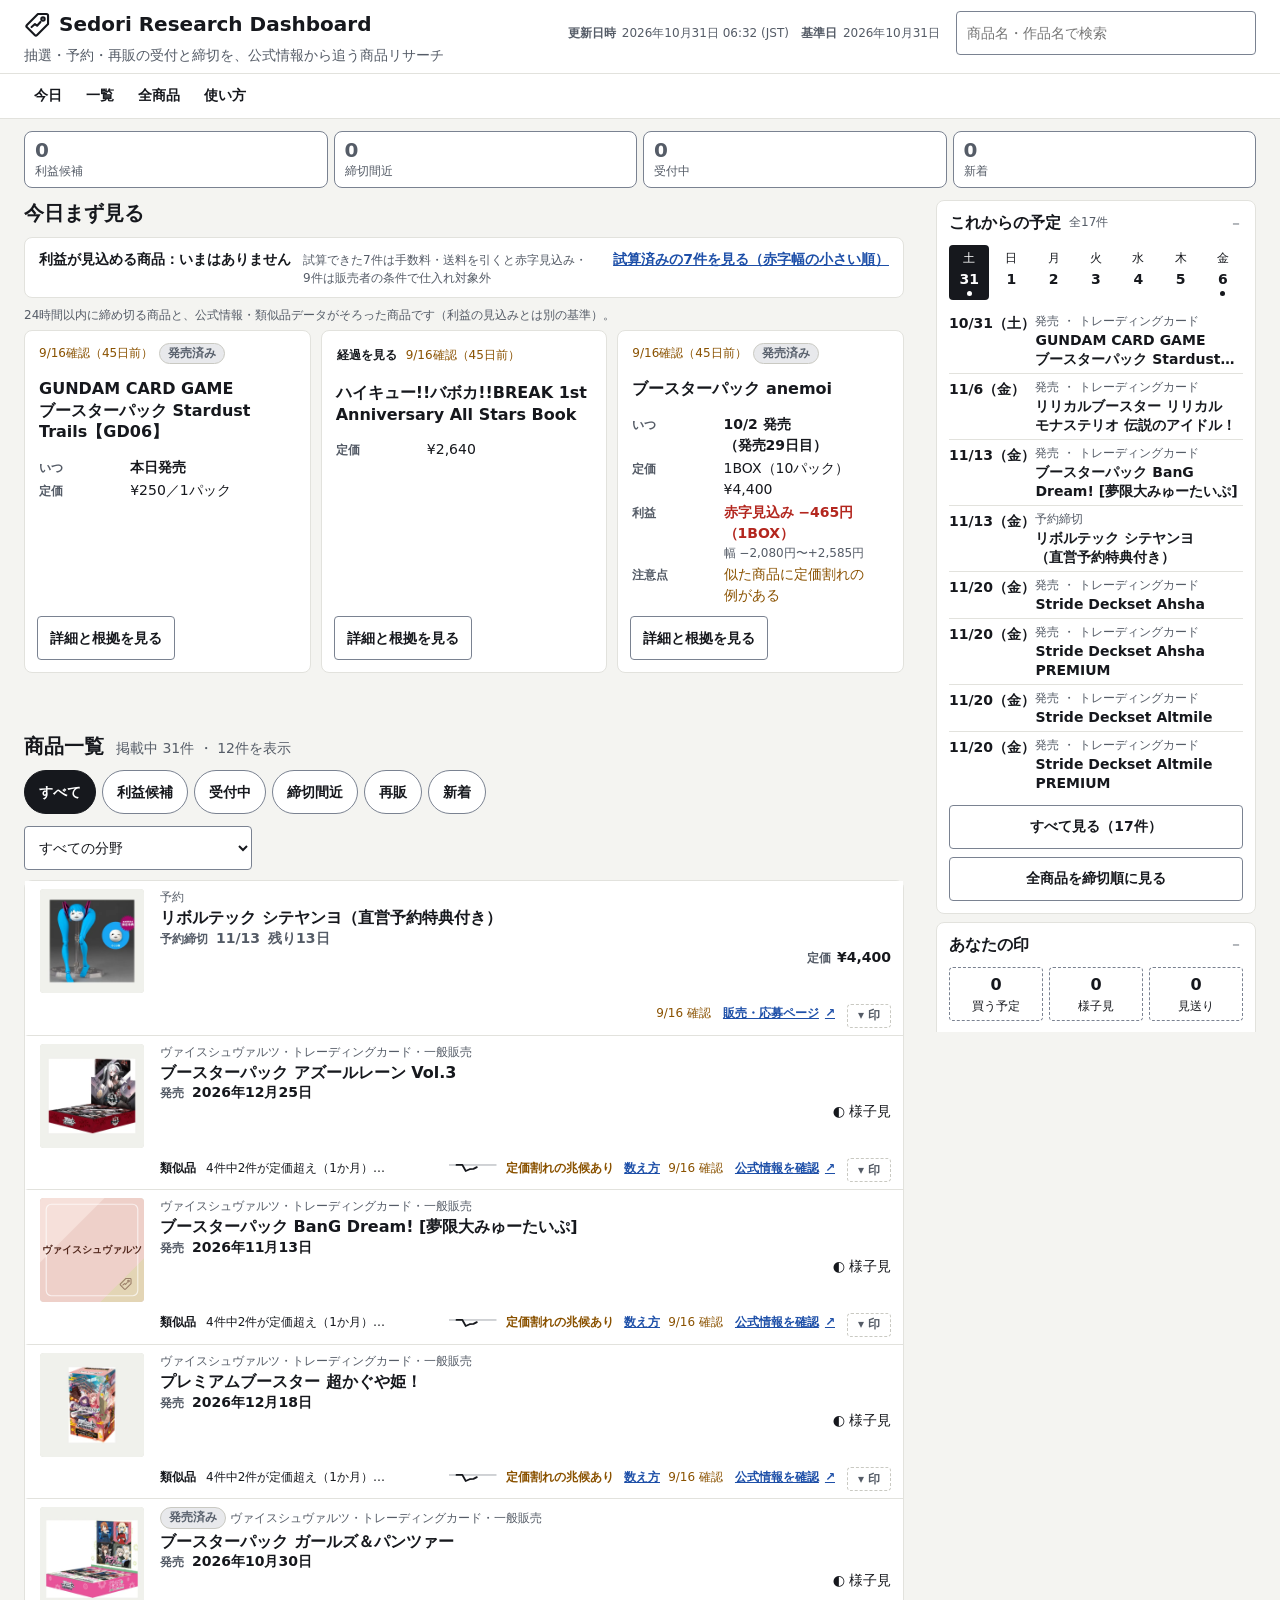
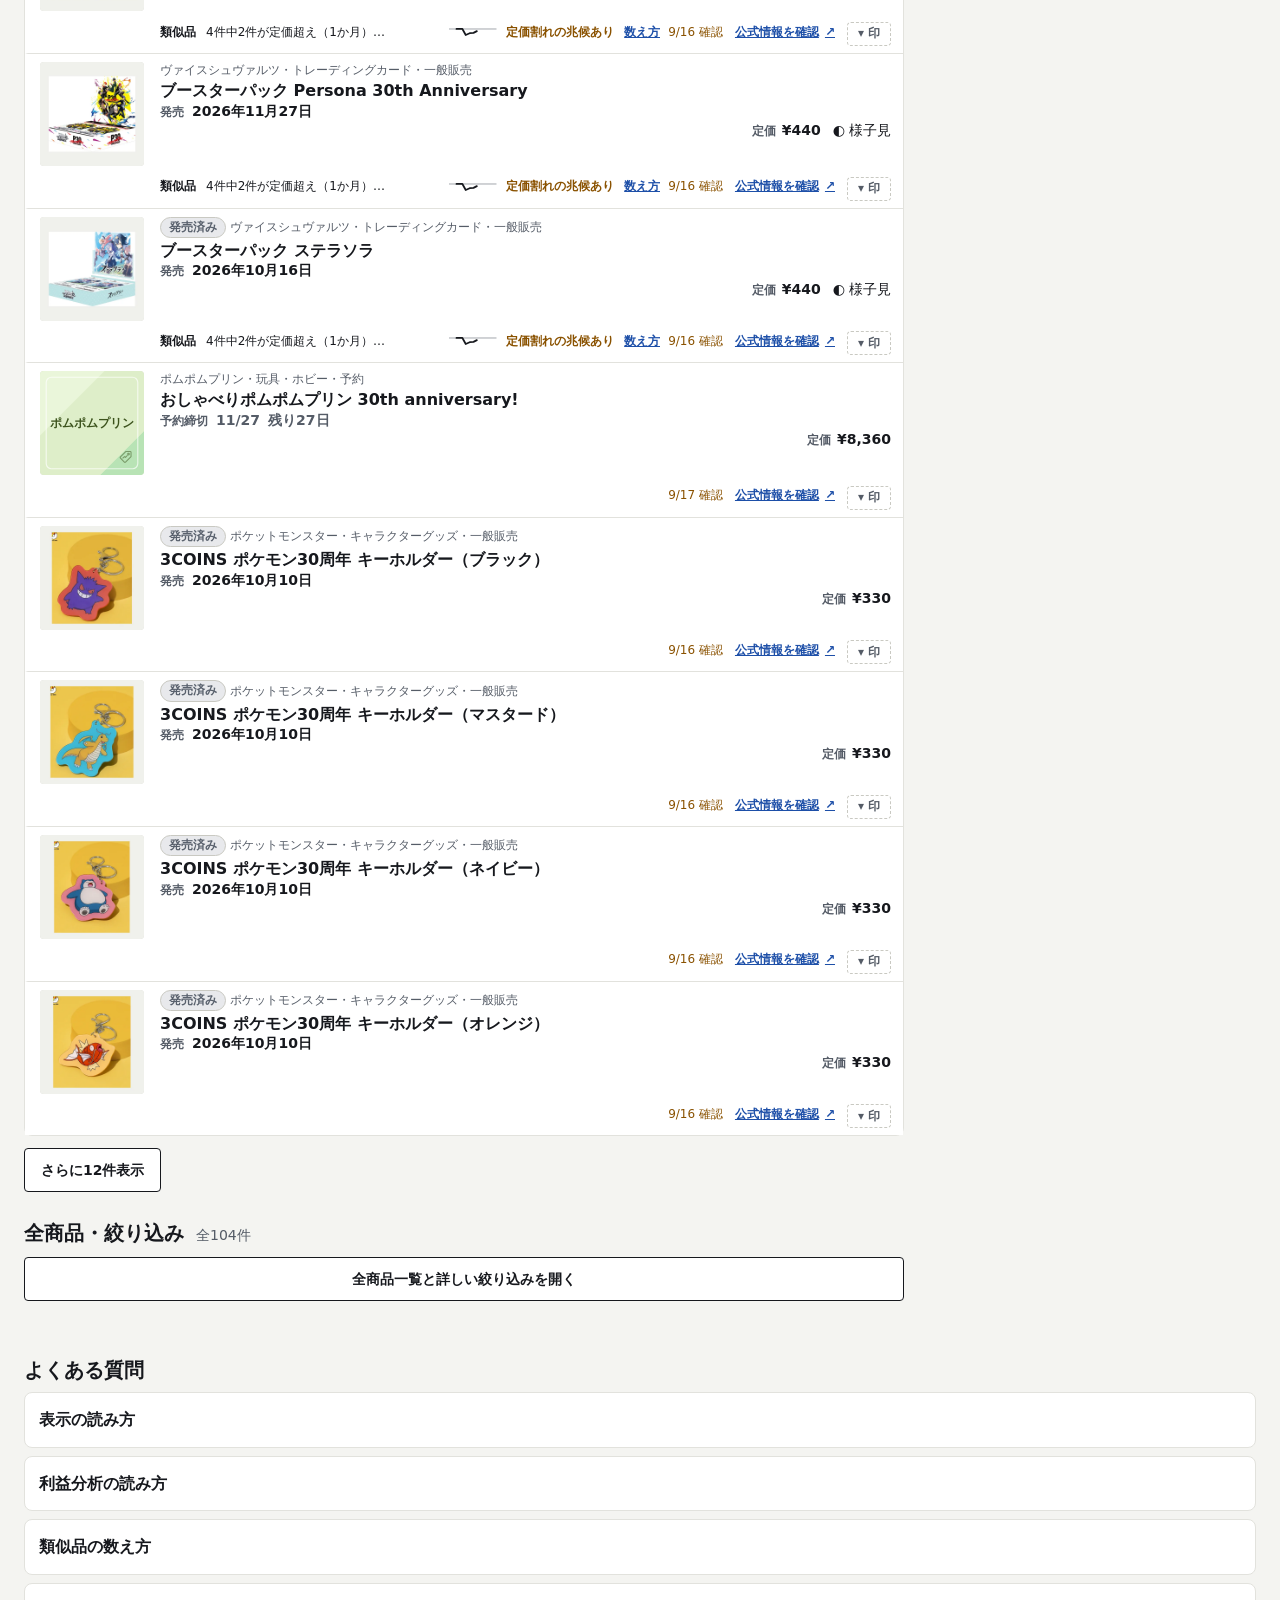
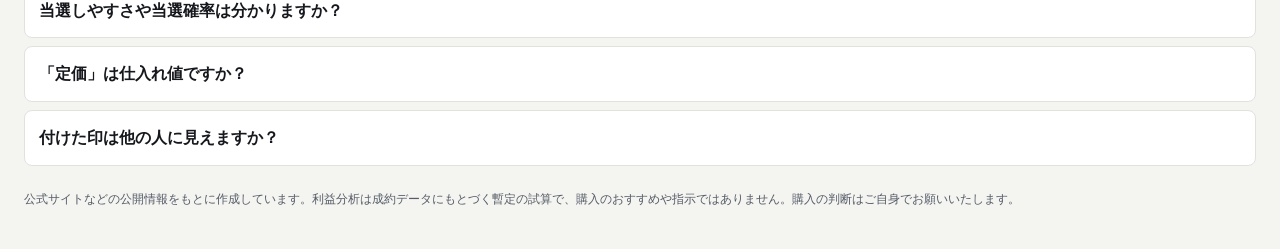
<file: index.html>
<!DOCTYPE html>
<html lang="ja">
<head>
<meta charset="utf-8">
<meta name="viewport" content="width=device-width, initial-scale=1">
<meta name="color-scheme" content="light dark">
<meta name="referrer" content="no-referrer">
<meta http-equiv="Content-Security-Policy" content="default-src 'none'; script-src 'self'; style-src 'self' https://fonts.googleapis.com; font-src https://fonts.gstatic.com; connect-src 'self'; img-src 'self'; base-uri 'none'; form-action 'none'">
<meta name="description" content="抽選・予約・再販の受付状況や締切、発売日を公式サイトなどの公開情報からまとめ、成約データにもとづく暫定の利益試算を添えた商品リサーチです。購入のおすすめではありません。">
<title>Sedori Research Dashboard</title>
<link rel="preconnect" href="https://fonts.googleapis.com">
<link rel="preconnect" href="https://fonts.gstatic.com" crossorigin>
<link rel="stylesheet" href="https://fonts.googleapis.com/css2?family=IBM+Plex+Sans+JP:wght@400;500;700&amp;display=swap">
<link rel="stylesheet" href="assets/style.css">
</head>
<body data-page="index">
<a class="skip-link" href="#main">本文へ移動</a>

<!-- Masthead: name, search, the date the counts refer to. The first screen belongs to today's items. -->
<header class="masthead">
  <div class="shell masthead-in">
    <div class="brand">
      <h1 class="site-title"><a href="index.html">Sedori Research Dashboard</a></h1>
      <p class="site-purpose">抽選・予約・再販の受付と締切を、公式情報から追う商品リサーチ</p>
    </div>
    <p class="site-meta">
      <span class="site-meta-item site-meta-item--gen" title="この一覧を作り直して公開した時刻です。各商品の最新の確認日とは限りません。"><span class="site-meta-lbl">更新日時</span><span id="generated-at">—</span></span>
      <span class="site-meta-item" title="受付状況や「あと◯日」の基準にした日です。"><span class="site-meta-lbl">基準日</span><span id="as-of">—</span></span>
    </p>
    <div class="masthead-search" role="search">
      <label class="visually-hidden" for="f-q-top">商品を検索</label>
      <input type="search" id="f-q-top" autocomplete="off" placeholder="商品名・作品名で検索">
    </div>
  </div>
</header>

<!-- Navigation: the four places a reader goes. The former section ids still work as anchors. -->
<nav class="topnav" aria-label="主なメニュー">
  <div class="shell">
    <ul class="topnav-list" id="topnav-list">
      <li><a href="#today">今日</a></li>
      <li><a href="#feed">一覧</a></li>
      <li><a href="#sec-all">全商品</a></li>
      <li><a href="#faq">使い方</a></li>
    </ul>
  </div>
</nav>

<main class="shell" id="main" tabindex="-1">

  <div class="panel panel--error" id="error-panel" role="alert" hidden>
    <h2>データを読み込めませんでした</h2>
    <p id="error-detail"></p>
    <p>通信環境をご確認のうえ、しばらくしてからページを再読み込みしてください。</p>
  </div>

  <p class="loading" id="loading" role="status">商品の一覧を読み込んでいます…</p>

  <div id="app" hidden>

    <!-- Summary: the three questions of the day (profit? closing? new?) and what is open. Each count selects
         the list chip with the identical predicate, so the number and the list never disagree. -->
    <div class="strip" id="kpi-row" role="group" aria-label="基準日の件数">
      <button type="button" class="kpi kpi--profit" data-kpi="profit" data-chip="profit" aria-pressed="false"><span class="kpi-label">利益候補</span><span class="kpi-num" id="kpi-profit">—</span></button>
      <button type="button" class="kpi kpi--closing" data-kpi="closing" data-chip="closing" aria-pressed="false"><span class="kpi-label">締切間近</span><span class="kpi-num" id="kpi-closing">—</span></button>
      <button type="button" class="kpi" data-kpi="open" data-chip="open" aria-pressed="false" title="締切間近を含みます"><span class="kpi-label">受付中</span><span class="kpi-num" id="kpi-open">—</span></button>
      <button type="button" class="kpi" data-kpi="new" data-chip="new" aria-pressed="false"><span class="kpi-label">新着</span><span class="kpi-num" id="kpi-new">—</span></button>
    </div>

    <div class="layout">

      <!-- 今日まず見る: the profit answer first (one line when there is none), then at most three short cards. -->
      <section class="today" id="today" aria-labelledby="today-title">
        <div class="sec-head">
          <h2 class="sec-title" id="today-title">今日まず見る</h2>
        </div>
        <div class="profit-summary" id="profit-summary">
          <p class="profit-note" id="profit-note"></p>
          <ul class="profit-list" id="profit-list" hidden></ul>
        </div>
        <p class="today-why" id="today-why">24時間以内に締め切る商品と、公式情報・類似品データがそろった商品です（利益の見込みとは別の基準）。</p>
        <ul class="featured" id="featured-list"></ul>
        <p class="sec-empty" id="today-empty" hidden>いまのところ、公式情報と類似品データがそろった受付中の商品はありません。</p>
      </section>

      <!-- 商品一覧: one list, six chips and a category select. Former section ids are anchors that select a chip. -->
      <section class="sec sec--feed" id="feed" aria-labelledby="feed-title" data-sec>
        <span class="anchor" id="recent"></span><span class="anchor" id="sec-closing"></span><span class="anchor" id="sec-nearterm"></span><span class="anchor" id="sec-open"></span><span class="anchor" id="sec-buyable"></span><span class="anchor" id="sec-lottery"></span><span class="anchor" id="sec-preorder"></span><span class="anchor" id="sec-restock"></span><span class="anchor" id="sec-attention"></span><span class="anchor" id="sec-margin"></span><span class="anchor" id="sec-backtest"></span><span class="anchor" id="sec-new"></span><span class="anchor" id="sec-profit"></span><span class="anchor" id="sec-estimated"></span>
        <div class="sec-head">
          <h2 class="sec-title" id="feed-title">商品一覧</h2>
          <span class="sec-count" id="feed-count" data-sec-count aria-live="polite"></span>
        </div>
        <div class="feed-controls">
          <div class="chips-row" id="feed-chips" role="group" aria-label="表示する商品を選ぶ">
            <button type="button" class="fchip" data-chip="all" aria-pressed="true">すべて</button>
            <button type="button" class="fchip" data-chip="profit" aria-pressed="false">利益候補</button>
            <button type="button" class="fchip" data-chip="open" aria-pressed="false" title="締切間近を含みます">受付中</button>
            <button type="button" class="fchip" data-chip="closing" aria-pressed="false" title="受付中で、締切まで7日以内">締切間近</button>
            <button type="button" class="fchip" data-chip="restock" aria-pressed="false">再販</button>
            <button type="button" class="fchip" data-chip="new" aria-pressed="false">新着</button>
          </div>
          <div class="feed-cat">
            <label class="visually-hidden" for="feed-cat">分野</label>
            <select id="feed-cat"><option value="">すべての分野</option></select>
          </div>
        </div>

        <div class="feed-notes">
          <p class="feed-note" data-note="profit" hidden>暫定の試算で、この商品自身の成約が3件以上あり、手数料・送料を引いても利益が残る見込みの商品です。購入の指示ではありません。</p>
          <p class="feed-note" data-note="estimated" hidden>利益を試算できた商品を、試算の結果が良い順（赤字幅の小さい順）に並べています。暫定の試算で、購入の指示ではありません。</p>
          <p class="feed-note" id="sec-new-note" data-note="new" hidden>掲載を始めてから14日以内の商品です。</p>
        </div>

        <ul class="feed-list" id="feed-list" data-sec-list></ul>
        <p class="sec-empty" id="feed-empty" data-sec-empty hidden></p>

        <!-- 締切間近 only: rows whose date is within 7 days but whose acceptance was not confirmed.
             Deliberately a weaker, separate list — never counted or styled as 締切間近. -->
        <div class="feed-aux" id="feed-aux" hidden>
          <h3 class="sub-title">期日が7日以内のその他の商品</h3>
          <p class="feed-aux-note">応募の前に公式ページをご確認ください。</p>
          <ul class="feed-list feed-list--aux" id="feed-aux-list"></ul>
        </div>

        <div class="feed-foot">
          <button type="button" class="btn" id="feed-more" hidden>さらに表示</button>
          <button type="button" class="btn btn--quiet" id="feed-to-list" hidden>この条件で全商品一覧を開く</button>
        </div>
      </section>

      <!-- Right rail (desktop) / inline modules (phone): the calendar and the reader's own marks. -->
      <aside class="rail" id="rail" aria-label="予定とあなたの印">

        <details class="rail-mod" id="sec-schedule" data-open-phone>
          <summary class="rail-sum"><span class="rail-title" id="sched-title">これからの予定</span><span class="rail-aux" id="sched-count"></span></summary>
          <div class="rail-body">
            <ol class="sched-week" id="sched-week" aria-label="基準日からの7日間"></ol>
            <ul class="sched-list" id="sched-list" aria-label="予定の一覧"></ul>
            <p class="sched-empty" id="sched-empty" hidden>この分野で、基準日以降の日付が公表されている予定はありません。</p>
            <button type="button" class="btn btn--quiet sched-more" id="sched-more" aria-expanded="false" aria-controls="sched-list" hidden>すべて見る</button>
            <button type="button" class="btn btn--quiet sched-more" id="sched-to-list">全商品を締切順に見る</button>
          </div>
        </details>

        <!-- あなたの印: the reader's own marks (browser only). -->
        <details class="rail-mod" id="my-check">
          <summary class="rail-sum"><span class="rail-title" id="my-check-title">あなたの印</span></summary>
          <div class="rail-body">
            <div class="my-check-grid">
              <button type="button" class="my-check-item" data-mark-filter="CANDIDATE"><span class="my-check-n" id="my-check-candidate">0</span><span>買う予定</span></button>
              <button type="button" class="my-check-item" data-mark-filter="WATCH"><span class="my-check-n" id="my-check-watch">0</span><span>様子見</span></button>
              <button type="button" class="my-check-item" data-mark-filter="SKIP"><span class="my-check-n" id="my-check-skip">0</span><span>見送り</span></button>
            </div>
            <p class="rail-note" id="my-check-note">このブラウザにだけ保存されます。</p>
          </div>
        </details>
      </aside>

      <!-- 全商品・絞り込み: closed until the reader opens it (or arrives with a filter / #sec-all). -->
      <section class="sec sec--all" id="sec-all" aria-labelledby="all-title">
        <div class="sec-head">
          <h2 class="sec-title" id="all-title">全商品・絞り込み</h2>
          <span class="sec-count" id="all-count"></span>
        </div>
        <button type="button" class="btn explore-toggle" id="explore-toggle" aria-expanded="false" aria-controls="explore-body">全商品一覧と詳しい絞り込みを開く</button>

        <div class="explore-body" id="explore-body" hidden>
          <div class="active-sec" id="active-sec" hidden>
            <span class="active-sec-label">絞り込み中:</span>
            <span class="active-sec-name" id="active-sec-name"></span>
            <button type="button" class="btn btn--quiet" id="active-sec-clear">この絞り込みを解除</button>
          </div>

          <form class="toolbar" id="toolbar" role="search" aria-label="商品の絞り込み">
            <div class="tb-grid">
              <div class="field tb-search">
                <label class="field-label" for="f-q">キーワード</label>
                <input type="search" id="f-q" name="q" autocomplete="off" placeholder="商品名・作品名・カテゴリなど">
              </div>
              <div class="field">
                <label class="field-label" for="f-cat">カテゴリ</label>
                <select id="f-cat"><option value="">すべて</option></select>
              </div>
              <div class="field">
                <label class="field-label" for="f-mode">販売方式</label>
                <select id="f-mode"><option value="">すべて</option></select>
              </div>
              <div class="field">
                <label class="field-label" for="f-status">現在の状況</label>
                <select id="f-status"><option value="">すべて</option></select>
              </div>
              <div class="field">
                <label class="field-label" for="f-ev">確認状況</label>
                <select id="f-ev">
                  <option value="">すべて</option>
                  <option value="VERIFIED">確認済み</option>
                  <option value="PARTIAL">一部確認</option>
                  <option value="UNVERIFIED">公式確認前</option>
                </select>
              </div>
            </div>

            <details class="tb-adv" id="tb-adv">
              <summary class="tb-adv-sum"><span>詳細な絞り込み・並び順</span><span class="tb-adv-state" id="tb-adv-state">未設定</span></summary>
              <div class="tb-grid">
                <div class="field">
                  <label class="field-label" for="f-deadline">締切</label>
                  <select id="f-deadline">
                    <option value="">すべて</option>
                    <option value="24h">24時間以内（受付中）</option>
                    <option value="3d">3日以内（受付中）</option>
                    <option value="7d">7日以内（受付中）</option>
                    <option value="near_unconfirmed">7日以内（締切間近以外）</option>
                  </select>
                </div>
                <div class="field">
                  <label class="field-label" for="f-release">発売日</label>
                  <select id="f-release">
                    <option value="">すべて</option>
                    <option value="upcoming">発売前</option>
                    <option value="released">発売済み</option>
                  </select>
                </div>
                <div class="field">
                  <label class="field-label" for="f-signal">注目理由</label>
                  <select id="f-signal"><option value="">すべて</option></select>
                </div>
                <div class="field" hidden>
                  <label class="field-label" for="f-profit">取引価格の記録</label>
                  <select id="f-profit">
                    <option value="">すべて</option>
                    <option value="PRICE_EVIDENCE_READY">過去の取引価格あり</option>
                  </select>
                </div>
                <div class="field">
                  <label class="field-label" for="f-mark">あなたの印</label>
                  <select id="f-mark">
                    <option value="">すべて</option>
                    <option value="UNDECIDED">印なし</option>
                    <option value="CANDIDATE">買う予定</option>
                    <option value="WATCH">様子見</option>
                    <option value="SKIP">見送り</option>
                  </select>
                </div>
                <div class="field">
                  <label class="field-label" for="f-buy">買いの目安（参考）</label>
                  <select id="f-buy">
                    <option value="">すべて</option>
                    <option value="LEAN_BUY">買い寄り</option>
                    <option value="MIXED_SIGNALS">様子見</option>
                    <option value="LEAN_SKIP">見送り寄り</option>
                  </select>
                </div>
                <div class="field">
                  <label class="field-label" for="f-sort">並び順</label>
                  <select id="f-sort">
                    <option value="deadline">締切が近い順</option>
                    <option value="buy">買いの目安順</option>
                    <option value="new">新着順</option>
                    <option value="release">発売日順</option>
                    <option value="price">定価が安い順</option>
                    <option value="updated">更新順</option>
                  </select>
                </div>
              </div>
              <div class="tb-toggles">
                <label class="chk"><input type="checkbox" id="f-new"><span>新着のみ</span></label>
                <label class="chk"><input type="checkbox" id="f-restock"><span>再販情報がある商品のみ</span></label>
                <label class="chk"><input type="checkbox" id="f-attn"><span>注目理由がそろった商品のみ</span></label>
              </div>
            </details>

            <div class="tb-foot">
              <p class="result-count" id="result-count" aria-live="polite" aria-atomic="true">該当 — 件</p>
              <button type="button" class="btn btn--quiet" id="btn-reset">絞り込みをリセット</button>
            </div>
          </form>

          <!-- Column header of the desktop table. Sticky, so a column keeps its meaning while scrolling. -->
          <div class="list-head" id="list-head" aria-hidden="true">
            <span>商品名</span><span>状態 / 販売方式</span><span>締切</span><span>定価</span>
            <span>発売日</span><span></span><span>目安</span>
          </div>

          <ul class="screener" id="list"></ul>

          <p class="empty" id="list-empty" hidden>条件に合う商品が見つかりませんでした。キーワードを短くするか、「絞り込みをリセット」ですべての商品を表示できます。</p>

          <nav class="pager" id="list-pager" aria-label="全商品一覧のページ" hidden>
            <button type="button" class="btn btn--quiet" id="pager-prev">前の50件</button>
            <span class="pager-state" id="pager-state" aria-live="polite"></span>
            <button type="button" class="btn btn--quiet" id="pager-next">次の50件</button>
          </nav>

          <!-- 過去の実績: collapsed. Realised arithmetic of past products, not the current products' prices. -->
          <details class="past" id="sec-track" hidden>
            <summary class="past-sum"><span class="sec-title" id="track-title">過去の実績（発売1か月後の取引）</span><span class="sec-count" id="track-count"></span></summary>
            <p class="note-line">発売1か月後の取引価格の実績です（取引3件以上）。販売手数料10%を引いた受取額と定価の差で、仕入れ時の送料・梱包材は含まず、利益ではありません。</p>
            <ul class="track-list" id="track-list"></ul>
          </details>
        </div>
      </section>

    </div>
  </div>

  <!-- よくある質問: every explanation lives here once (closed by default). -->
  <section class="faq-wrap" id="faq" aria-labelledby="faq-title" hidden>
    <h2 class="sec-title" id="faq-title">よくある質問</h2>

    <details class="faq" id="legend">
      <summary class="faq-sum">表示の読み方</summary>
      <ul class="legend-list">
        <li><span class="legend-sample"><span class="tier-chip tier--lead">公式・類似品データあり</span></span><span>公式情報で確認でき、定価と似た商品の成約が3件以上ある商品です。利益が出る・相場が確定したという意味ではありません。</span></li>
        <li><span class="legend-sample"><span class="badge badge--open">受付中</span><span class="badge badge--urgent">締切間近</span></span><span>塗りつぶしは、いまの状態です。</span></li>
        <li><span class="legend-sample"><span class="buy-glyph" aria-hidden="true">● ◐ ○</span></span><span><strong>買いの目安（参考）</strong>は似た過去の商品の取引からの参考で、利益ではありません。定価で買えた場合の数字で、抽選品は当選が前提です。</span></li>
        <li><span class="legend-sample"><span class="badge badge--flag">新着</span><span class="badge badge--restock">再販</span></span><span>角型は補足の目印です。</span></li>
        <li><span><strong>更新日時と基準日：</strong>更新日時はこの一覧を作り直して公開した時刻、基準日は受付状況や「あと◯日」の基準にした日です。各行の「確認」は、その商品を最後に確認した日です。</span></li>
      </ul>
    </details>

    <details class="faq" id="profit-faq">
      <summary class="faq-sum">利益分析の読み方</summary>
      <ul class="faq-list">
        <li>利益分析は<strong>暫定の試算</strong>で、購入の指示ではありません。</li>
        <li>想定売価は保証ではありません。似た商品やこの商品の<strong>成約</strong>（出品中の価格ではなく、実際に売れた価格）から幅で示しています。</li>
        <li>想定利益は、取得価格・販売手数料（10%）・送料・梱包費の仮定に基づく試算です。費用を0円とみなして計算することはしません。</li>
        <li>取得価格は、確認できた購入価格か、公式の販売で定価購入できる場合の公式定価だけを使います。パックとBOXなど販売単位が違う価格は換算しません。</li>
        <li>この商品自身の成約がない商品は、利益候補にはしません。</li>
        <li><strong>利益力</strong>は「純利益の大きさ40・下振れへの強さ20・回転15・供給の締まり10・資金効率10・タイミング5」の和です。</li>
      </ul>
    </details>

    <details class="faq" id="faq-how">
      <summary class="faq-sum">類似品の数え方</summary>
      <div id="how-counted-slot"></div>
    </details>

    <details class="faq">
      <summary class="faq-sum">当選しやすさや当選確率は分かりますか？</summary>
      <p class="faq-a">当選確率は掲載していません。応募者数や当選数が公表されていないためです。抽選かどうか、応募期間、当選発表日、購入・応募の上限など、公表されている情報を載せています。</p>
    </details>
    <details class="faq">
      <summary class="faq-sum">「定価」は仕入れ値ですか？</summary>
      <p class="faq-a">メーカーなどが公式に発表している価格で、仕入れ値とは別のものです。利益分析では、公式の販売で定価購入できる場合に限って定価を取得価格として使います。</p>
    </details>
    <details class="faq">
      <summary class="faq-sum">付けた印は他の人に見えますか？</summary>
      <p class="faq-a">見えません。「買う予定」「様子見」「見送り」の印はお使いのブラウザにだけ保存され、外部には送信されません。</p>
    </details>
  </section>

  <footer class="site-footer" id="site-footer" hidden>
    <p>公式サイトなどの公開情報をもとに作成しています。利益分析は成約データにもとづく暫定の試算で、購入のおすすめや指示ではありません。購入の判断はご自身でお願いいたします。</p>
  </footer>
</main>

<script src="assets/app.js"></script>
</body>
</html>
</file>
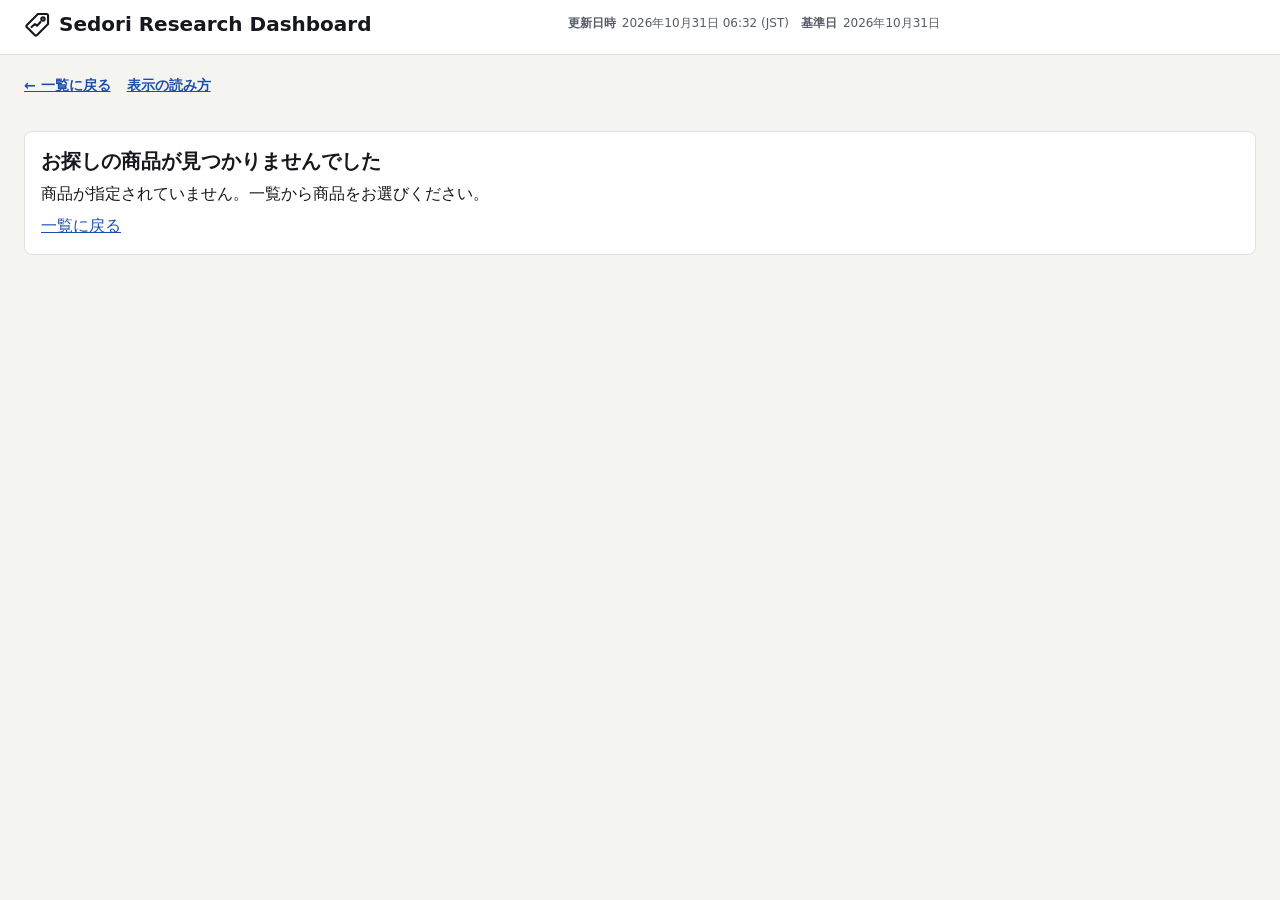
<file: product.html>
<!DOCTYPE html>
<html lang="ja">
<head>
<meta charset="utf-8">
<meta name="viewport" content="width=device-width, initial-scale=1">
<meta name="color-scheme" content="light dark">
<meta name="referrer" content="no-referrer">
<meta http-equiv="Content-Security-Policy" content="default-src 'none'; script-src 'self'; style-src 'self' https://fonts.googleapis.com; font-src https://fonts.gstatic.com; connect-src 'self'; img-src 'self'; base-uri 'none'; form-action 'none'">
<meta name="description" content="商品ごとの受付状況、締切、発売日、出典と、成約データにもとづく暫定の利益試算をまとめた詳細ページです。購入のおすすめではありません。">
<title>商品詳細 | Sedori Research Dashboard</title>
<link rel="preconnect" href="https://fonts.googleapis.com">
<link rel="preconnect" href="https://fonts.gstatic.com" crossorigin>
<link rel="stylesheet" href="https://fonts.googleapis.com/css2?family=IBM+Plex+Sans+JP:wght@400;500;700&amp;display=swap">
<link rel="stylesheet" href="assets/style.css">
</head>
<body data-page="product">
<a class="skip-link" href="#main">本文へ移動</a>

<header class="masthead">
  <div class="shell masthead-in">
    <div class="brand">
      <p class="site-title"><a href="index.html">Sedori Research Dashboard</a></p>
    </div>
    <p class="site-meta">
      <span class="site-meta-item site-meta-item--gen"><span class="site-meta-lbl">更新日時</span><span id="generated-at">—</span></span>
      <span class="site-meta-item"><span class="site-meta-lbl">基準日</span><span id="as-of">—</span></span>
    </p>
  </div>
</header>

<main class="shell" id="main">
  <nav class="detail-nav" aria-label="ページの移動"><a class="back-link" href="index.html">← 一覧に戻る</a><a class="back-link" href="index.html#legend">表示の読み方</a></nav>

  <div class="panel panel--error" id="error-panel" role="alert" hidden>
    <h2>データを読み込めませんでした</h2>
    <p id="error-detail"></p>
    <p>通信環境をご確認のうえ、しばらくしてからページを再読み込みしてください。<a href="index.html">一覧に戻る</a>こともできます。</p>
  </div>

  <p class="loading" id="loading" role="status">商品の情報を読み込んでいます…</p>

  <div class="panel" id="notfound-panel" role="alert" hidden>
    <h2>お探しの商品が見つかりませんでした</h2>
    <p id="notfound-detail">この URL の商品は、現在掲載していません。一覧からお探しください。</p>
    <p><a href="index.html">一覧に戻る</a></p>
  </div>

  <article class="detail" id="detail" hidden></article>

  <footer class="site-footer" id="site-footer" hidden>
    <p>公式サイトなどの公開情報をもとに作成しています。利益の試算は成約データにもとづく暫定のもので、購入のおすすめや指示ではありません。</p>
    <p>「定価」はメーカーなどが公式に発表した価格で、仕入れ値ではありません。「取得原価」は購入経路ごとに金額の裏付けが取れた場合のみ表示しています。</p>
    <p>発売日が月までしか公表されていない場合は、月のまま表示しています。</p>
  </footer>
</main>

<script src="assets/app.js"></script>
</body>
</html>
</file>
<file: assets/style.css>
/* =========================================================================
   Sedori Research Dashboard — style.css
   One pass, twelve ordered sections. A selector is defined once; it appears
   again only inside a media / container query (section 11) or as a state
   variant (sections 10 and 12). No override layers.

   Meaning rules, unchanged:
     * STATE (受付中 / 締切間近 / 終了 …)  -> FILLED badge, semantic colour.
     * 確認状況 (確認済み / 一部確認 / 未検証) -> OUTLINE badge, no fill.
     * Flags (新着 / 再販 / 注目候補) -> square corners, a leading mark.
     * Colour is never the only signal: every state also has a word, a glyph,
       a border style or a weight.
   The IBM Plex Sans JP stylesheet is the one external request (Google Fonts,
   allowed by the page's Content-Security-Policy).

     01 tokens              05 product cards       09 forms / filter
     02 reset / base        06 sidebar (rail)      10 states / evidence
     03 shell/header/nav    07 screener            11 responsive
     04 editorial feed      08 detail page         12 accessibility
   ========================================================================= */

/* ---------------------------------------------------------------- 01 tokens */
:root {
  --bg: #f4f4f1;
  --surface: #ffffff;
  --sunken: #ecece8;
  --media-bg: #f0f0ec;
  --fg: #16181d;
  --fg-muted: #555c67;
  --border: #e2e2dd;
  --border-strong: #c9c9c2;
  --border-control: #7a8291;
  --dash: #8f96a1;
  --ink: #16181d;
  --on-ink: #ffffff;
  --focus: #1f5fd0;
  --link: #1d4fa8;

  --open: #0d7a4a;
  --open-bg: #e3f4eb;
  --closing: #a94400;
  --closing-bg: #fcecdd;
  --caution: #8a5200;
  --urgent: #b3261e;
  --urgent-bg: #fcebea;
  --pending: #1b5db3;
  --pending-bg: #e7effb;
  --closed: #59616d;
  --closed-bg: #e8e9ec;
  --flag: #6b3fa0;
  --flag-bg: #f1eaf9;
  --restock: #0b6b7a;
  --restock-bg: #e1f3f6;
  --unverified: #825400;
  --unverified-bg: #fcf6e6;
  --unverified-line: #b8860b;
  --ladder-on: #59616d;
  --ladder-off: #d6d9df;

  --series-1: #2a78d6;
  --series-2: #eb6834;
  --series-3: #1baf7a;
  --series-4: #eda100;
  --series-5: #e87ba4;
  --chart-surface: #ffffff;
  --chart-grid: #e8e6e0;
  --chart-axis: #bcb8ae;
  --chart-ref: #585f6a;
  --chart-under: rgba(88, 95, 106, .075);
  --chart-ol-band: rgba(88, 95, 106, .22);
  --chart-ol-mid: #3f454e;
  --chart-cross: #8a909b;
  --chart-neutral: #6b7280;

  /* five type steps: meta / label / body / section / page */
  --fs-xs: 12px;
  --fs-s: 14px;
  --fs-m: 16px;
  --fs-l: 20px;
  --fs-xl: 24px;
  --lh: 1.6;
  --lh-tight: 1.35;

  /* four radii */
  --r-sm: 4px;
  --r-md: 8px;
  --r-pill: 999px;
  --r-dot: 50%;

  --tap: 44px;
  --tap-min: 40px;
  --maxw: 1320px;
  --rail-w: 320px;
  --gutter: 16px;
  --nav-h: 44px;
}

@media (prefers-color-scheme: dark) {
  :root {
    --bg: #111317;
    --surface: #181b20;
    --sunken: #0d0f12;
    --media-bg: #22262d;
    --fg: #eceef2;
    --fg-muted: #a9b0bc;
    --border: #2a2f37;
    --border-strong: #3d434e;
    --border-control: #6d7686;
    --dash: #6f7785;
    --ink: #eceef2;
    --on-ink: #111317;
    --focus: #7fb0ff;
    --link: #9cc0ff;
    --open: #56d39a;
    --open-bg: #123527;
    --closing: #ffb26b;
    --closing-bg: #3a2512;
    --caution: #e6b450;
    --urgent: #ff8c82;
    --urgent-bg: #3d1a17;
    --pending: #8ab8ff;
    --pending-bg: #142642;
    --closed: #a5adba;
    --closed-bg: #262a33;
    --flag: #c9a8f0;
    --flag-bg: #2a1f3d;
    --restock: #6fd3e2;
    --restock-bg: #10323a;
    --unverified: #ecc25c;
    --unverified-bg: #2a2413;
    --unverified-line: #b6903a;
    --ladder-on: #a5adba;
    --ladder-off: #3a4049;
    --series-1: #3987e5;
    --series-2: #d95926;
    --series-3: #199e70;
    --series-4: #c98500;
    --series-5: #d55181;
    --chart-surface: #181b20;
    --chart-grid: #2e323b;
    --chart-axis: #4b5260;
    --chart-ref: #a7aeba;
    --chart-under: rgba(167, 174, 186, .075);
    --chart-ol-band: rgba(167, 174, 186, .26);
    --chart-ol-mid: #d3d7df;
    --chart-cross: #7d8594;
    --chart-neutral: #a7aeba;
  }
}

/* an explicit theme choice wins over the system setting */
:root[data-theme="dark"] {
  color-scheme: dark;
  --bg: #111317; --surface: #181b20; --sunken: #0d0f12; --media-bg: #22262d;
  --fg: #eceef2; --fg-muted: #a9b0bc; --border: #2a2f37; --border-strong: #3d434e; --border-control: #6d7686; --dash: #6f7785;
  --ink: #eceef2; --on-ink: #111317; --focus: #7fb0ff; --link: #9cc0ff;
  --open: #56d39a; --open-bg: #123527; --closing: #ffb26b; --closing-bg: #3a2512; --caution: #e6b450;
  --urgent: #ff8c82; --urgent-bg: #3d1a17; --pending: #8ab8ff; --pending-bg: #142642;
  --closed: #a5adba; --closed-bg: #262a33; --flag: #c9a8f0; --flag-bg: #2a1f3d;
  --restock: #6fd3e2; --restock-bg: #10323a; --unverified: #ecc25c; --unverified-bg: #2a2413;
  --unverified-line: #b6903a; --ladder-on: #a5adba; --ladder-off: #3a4049;
  --series-1: #3987e5; --series-2: #d95926; --series-3: #199e70; --series-4: #c98500; --series-5: #d55181;
  --chart-surface: #181b20; --chart-grid: #2e323b; --chart-axis: #4b5260; --chart-ref: #a7aeba;
  --chart-under: rgba(167, 174, 186, .075); --chart-ol-band: rgba(167, 174, 186, .26);
  --chart-ol-mid: #d3d7df; --chart-cross: #7d8594; --chart-neutral: #a7aeba;
}
:root[data-theme="light"] { color-scheme: light; }

/* ---------------------------------------------------------- 02 reset / base */
*, *::before, *::after { box-sizing: border-box; }
html { -webkit-text-size-adjust: 100%; scroll-padding-top: calc(var(--nav-h) + 8px); }
body {
  margin: 0;
  background: var(--bg);
  color: var(--fg);
  font-family: "IBM Plex Sans JP", system-ui, -apple-system, "Hiragino Kaku Gothic ProN",
    "Hiragino Sans", "Noto Sans JP", "Yu Gothic", Meiryo, sans-serif;
  font-size: var(--fs-m);
  line-height: var(--lh);
  font-feature-settings: "palt" 1;
  overflow-wrap: anywhere;
  line-break: strict;
}
@supports (word-break: auto-phrase) {
  .dfact-val, .feed-note, .pa-note, .pa-gates, .rail-note, .c-cat, .faq-list, .legend-list,
  .profit-note, .sec-empty, .site-footer p, h2, summary, .ev-lead-title, .pchart-legend-name, .faq-a,
  .today-why, .pa-hero-lbl, .pa-trust { word-break: auto-phrase; }
}
p, dl, dd, figure { margin: 0; }
ul, ol { margin: 0; padding: 0; list-style: none; }
h1 { margin: 0; font-size: var(--fs-xl); line-height: var(--lh-tight); }
h2 { margin: 0; font-size: var(--fs-l); line-height: var(--lh-tight); }
h3 { margin: 0; font-size: var(--fs-m); line-height: var(--lh-tight); }
a { color: var(--link); }
img, svg { max-width: 100%; }
button { font: inherit; font-size: var(--fs-s); color: inherit; cursor: pointer; }
input { font: inherit; font-size: var(--fs-s); color: inherit; }
table { border-collapse: collapse; }
summary { cursor: pointer; }
[hidden] { display: none !important; }
strong { font-weight: 700; }
.nb { white-space: nowrap; }
.wrap-words { word-break: keep-all; overflow-wrap: anywhere; }
.phrase-unit { display: inline-block; }
.num { font-variant-numeric: tabular-nums; }

/* ---------------------------------------------------- 03 shell / header / nav */
.shell { width: 100%; max-width: var(--maxw); margin: 0 auto; padding-left: var(--gutter); padding-right: var(--gutter); }
.masthead { background: var(--surface); border-bottom: 1px solid var(--border); }
.masthead-in { display: grid; gap: 2px 16px; padding-top: 2px; padding-bottom: 8px; }
.brand { min-width: 0; }
.site-title { font-size: var(--fs-m); font-weight: 700; line-height: var(--lh-tight); }
.brand-logo { width: 1.35em; height: 1.35em; margin-right: 0.4em; flex: none; }
.site-title a { display: inline-flex; align-items: center; min-height: var(--tap); color: var(--fg); text-decoration: none; }
.site-purpose { display: none; font-size: var(--fs-s); color: var(--fg-muted); line-height: var(--lh-tight); }
.site-meta { display: flex; flex-wrap: wrap; gap: 0 12px; font-size: var(--fs-xs); color: var(--fg-muted); }
.site-meta-item { display: inline-flex; gap: 6px; white-space: nowrap; }
@media (max-width: 759px) { .site-meta-item--gen { display: none; } }
.site-meta-lbl { font-weight: 700; }
.masthead-search input { width: 100%; }

.topnav {
  position: sticky;
  top: 0;
  z-index: 20;
  background: var(--surface);
  border-bottom: 1px solid var(--border);
}
.topnav-list {
  display: flex;
  gap: 4px;
  height: var(--nav-h);
  align-items: stretch;
  overflow-x: auto;
  scrollbar-width: none;
}
.topnav-list li { flex: none; display: flex; }
.topnav-list a,
.topnav-cat {
  display: inline-flex;
  align-items: center;
  min-height: var(--tap);
  padding: 0 10px;
  border: 0;
  border-bottom: 2px solid transparent;
  background: none;
  color: var(--fg);
  font-size: var(--fs-s);
  font-weight: 700;
  text-decoration: none;
  white-space: nowrap;
}
.topnav-list a:hover, .topnav-cat:hover { border-bottom-color: var(--border-strong); }
.topnav-cat[aria-pressed="true"] { border-bottom-color: var(--ink); }

.detail-nav { display: flex; flex-wrap: wrap; gap: 4px 16px; padding: 8px 0; }
.back-link { display: inline-flex; align-items: center; min-height: var(--tap); font-size: var(--fs-s); font-weight: 700; }

.site-footer { padding: 24px 0 40px; font-size: var(--fs-xs); color: var(--fg-muted); display: grid; gap: 4px; }

/* ------------------------------------------------------- 04 editorial feed */
.strip {
  display: grid;
  grid-template-columns: repeat(4, minmax(0, 1fr));
  gap: 6px;
  margin: 12px 0;
}
.kpi {
  display: grid;
  justify-items: start;
  align-content: center;
  gap: 0;
  min-height: 56px;
  padding: 6px 10px;
  border: 1px solid var(--border-control);
  border-radius: var(--r-md);
  background: var(--surface);
  color: var(--fg);
  text-align: left;
}
.kpi-label { order: 2; font-size: var(--fs-xs); color: var(--fg-muted); white-space: nowrap; }
.kpi-num { order: 1; font-size: var(--fs-l); font-weight: 700; line-height: 1.2; font-variant-numeric: tabular-nums; }
.kpi:hover { border-color: var(--border-control); }
.kpi[data-chip][aria-pressed="true"] { background: var(--ink); border-color: var(--ink); color: var(--on-ink); }
.kpi[data-chip][aria-pressed="true"] .kpi-label { color: inherit; }
.kpi--closing .kpi-num { color: var(--urgent); }
.kpi--profit:not(.is-zero) .kpi-num { color: var(--open); }
.kpi[data-chip][aria-pressed="true"] .kpi-num { color: inherit; }
.kpi.is-zero .kpi-num { color: var(--fg-muted); }

.layout { display: grid; gap: 28px; grid-template-columns: minmax(0, 1fr); }
.explore-toggle { width: 100%; justify-content: center; }
.explore-body { margin-top: 12px; }
.feed-controls { display: flex; flex-wrap: wrap; gap: 8px; align-items: center; }
.feed-controls .chips-row { flex: 1 1 100%; min-width: 0; flex-wrap: wrap; overflow: visible; margin-bottom: 0; }
.feed-cat { flex: none; }
.feed-cat select { min-width: 9em; }
.layout > * { min-width: 0; }

.sec-head { display: flex; flex-wrap: wrap; align-items: baseline; gap: 4px 12px; margin-bottom: 10px; }
.sec-title { font-size: var(--fs-l); font-weight: 700; line-height: var(--lh-tight); }
.sec-sub, .sec-count { font-size: var(--fs-s); color: var(--fg-muted); }
.sub-title { font-size: var(--fs-m); font-weight: 700; margin: 16px 0 6px; }
.sec-empty, .empty {
  padding: 12px 14px;
  border: 1px dashed var(--border-strong);
  border-radius: var(--r-md);
  color: var(--fg-muted);
  font-size: var(--fs-s);
}
.anchor { display: block; height: 0; scroll-margin-top: calc(var(--nav-h) + 8px); }

.featured {
  display: flex;
  gap: 12px;
  overflow-x: auto;
  scroll-snap-type: x mandatory;
  padding-bottom: 4px;
}

.recent-list { display: grid; background: var(--surface); border: 1px solid var(--border); border-radius: var(--r-md); }
.recent-item {
  /* R21H: flex, so a row without a state badge does not keep an empty column between the date and the name */
  display: flex;
  align-items: center;
  gap: 4px 8px;
  padding: 0 12px;
  border-left: 3px solid transparent;
}
.recent-item + .recent-item { border-top: 1px solid var(--border); }
/* R21H: lists no longer mark unverified rows with a dashed frame (the detail page states it) */
.recent-day { flex: 0 0 3.4em; font-size: var(--fs-xs); color: var(--fg-muted); font-variant-numeric: tabular-nums; }
.recent-badges { display: flex; flex: none; gap: 4px; }
.recent-badges:empty { display: none; }
.recent-link { flex: 1 1 auto; display: flex; align-items: center; min-height: var(--tap); min-width: 0; text-decoration: none; }
.recent-name {
  display: -webkit-box;
  -webkit-box-orient: vertical;
  -webkit-line-clamp: 2;
  overflow: hidden;
  color: var(--fg);
  font-size: var(--fs-s);
  font-weight: 700;
  line-height: var(--lh-tight);
  text-decoration: none;
}
.recent-link:hover .recent-name { text-decoration: underline; }

/* a row that scrolls sideways shows 「›」 at its right edge while there is more (no gradient) */
.can-scroll::after {
  content: "›" / "";
  position: sticky;
  right: 0;
  flex: none;
  align-self: stretch;
  display: flex;
  align-items: center;
  margin-left: auto;
  padding: 0 6px;
  background: var(--bg);
  color: var(--fg-muted);
  font-size: var(--fs-l);
  font-weight: 700;
  pointer-events: none;
}
.topnav-list.can-scroll::after { background: var(--surface); }

.chips-row {
  display: flex;
  gap: 6px;
  overflow-x: auto;
  scrollbar-width: thin;
  padding-bottom: 4px;
  margin-bottom: 8px;
}
.fchip, .qchip {
  flex: none;
  display: inline-flex;
  align-items: center;
  gap: 6px;
  min-height: var(--tap);
  padding: 0 14px;
  border: 1px solid var(--border-control);
  border-radius: var(--r-pill);
  background: var(--surface);
  color: var(--fg);
  font-size: var(--fs-s);
  font-weight: 700;
  white-space: nowrap;
}
.fchip:hover, .qchip:hover { border-color: var(--fg-muted); }
.fchip[aria-pressed="true"], .qchip[aria-pressed="true"] { background: var(--ink); border-color: var(--ink); color: var(--on-ink); }
.qchip-n { font-weight: 400; font-variant-numeric: tabular-nums; }

.feed-notes { margin-bottom: 10px; }
.feed-note { font-size: var(--fs-s); color: var(--fg-muted); }
.margin-box {
  display: grid;
  gap: 6px;
  padding: 12px 14px;
  border: 1px solid var(--border);
  border-radius: var(--r-md);
  background: var(--surface);
}
.margin-state { color: var(--fg); font-weight: 700; }
.margin-how summary { font-weight: 700; color: var(--link); min-height: var(--tap-min); display: flex; align-items: center; }
.margin-keys { display: grid; gap: 6px; }
.margin-keys li { display: grid; gap: 2px; }
.margin-near { display: grid; gap: 4px; }
.near-link {
  display: grid;
  gap: 2px;
  padding: 8px 10px;
  border: 1px solid var(--border);
  border-radius: var(--r-md);
  color: var(--fg);
  text-decoration: none;
}
.near-name { font-weight: 700; color: var(--fg); }
.near-need { font-size: var(--fs-xs); color: var(--fg-muted); }
.near-need-lbl { font-weight: 700; margin-right: 6px; }

.feed-list { display: grid; background: var(--surface); border: 1px solid var(--border); border-radius: var(--r-md); }
.feed-aux { margin-top: 12px; padding: 4px 12px 12px; border: 1px dashed var(--border-strong); border-radius: var(--r-md); }
.feed-aux-note { font-size: var(--fs-s); color: var(--fg-muted); margin-bottom: 8px; }
.tag-warn {
  display: inline-block;
  margin-right: 8px;
  padding: 0 6px;
  border: 1px dashed var(--unverified-line);
  border-radius: var(--r-sm);
  color: var(--unverified);
  font-size: var(--fs-xs);
}
.feed-foot { display: flex; flex-wrap: wrap; gap: 8px; margin-top: 12px; }

/* ------------------------------------------------------- 05 product cards
   Exactly three card types: FEATURED (今日チェック), FEED ROW, SCREENER ROW (section 07). */
.card {
  position: relative;
  background: var(--surface);
  border: 1px solid var(--border);
  border-radius: var(--r-md);
  min-width: 0;
}
.card:hover { border-color: var(--border-strong); }
.card-main { display: block; color: var(--fg); text-decoration: none; min-width: 0; }
.c-status { display: flex; flex-wrap: wrap; gap: 4px; align-items: center; min-width: 0; }
.c-name {
  font-size: var(--fs-m);
  font-weight: 700;
  line-height: var(--lh-tight);
  display: -webkit-box;
  -webkit-box-orient: vertical;
  -webkit-line-clamp: 2;
  overflow: hidden;
  max-height: calc(2em * 1.35);
}
.c-cat { font-size: var(--fs-xs); color: var(--fg-muted); }
.c-credit { display: block; font-size: var(--fs-xs); color: var(--fg-muted); }

/* the picture: contain on a neutral surface, never cropped, never decorated */
.pmedia {
  position: relative;
  display: block;
  overflow: hidden;
  background: var(--media-bg);
  border-radius: var(--r-sm);
  box-shadow: inset 0 0 0 1px var(--border);
}
.pmedia--thumb { width: 72px; height: 72px; }
/* R21F: title art in a list wears a short corner tag instead of a caption line */
.pmedia-tag {
  position: absolute;
  top: 4px;
  left: 4px;
  padding: 1px 6px;
  border-radius: var(--r-sm);
  background: var(--surface);
  color: var(--fg-muted);
  font-size: var(--fs-xs);
  line-height: var(--lh-tight);
  box-shadow: 0 0 0 1px var(--border);
}
.credit-host { display: block; overflow: hidden; text-overflow: ellipsis; white-space: nowrap; }
.pmedia-img { display: block; width: 100%; height: 100%; object-fit: contain; }
.pmedia .thumb { display: block; width: 100%; height: 100%; }
.pmedia .thumb svg { display: block; width: 100%; height: 100%; }
.pmedia.is-tile .thumb { padding: 0; }
/* the cover shown when a product has no photo yet (its background is drawn in SVG) */
.pmedia .thumb--cover {
  position: relative; display: flex; align-items: center; justify-content: center;
  width: 100%; height: 100%; overflow: hidden; container-type: size;
  color: hsl(var(--tile-h, 222) 48% 22%);
}
.pmedia .thumb--cover svg.thumb-bg { position: absolute; inset: 0; width: 100%; height: 100%; }
.thumb-bg .tb-base { fill: hsl(var(--tile-h, 222) 52% 86%); }
.thumb-bg .tb-hi { fill: hsl(var(--tile-h, 222) 60% 91%); }
.thumb-bg .tb-lo { fill: hsl(calc(var(--tile-h, 222) + 30) 46% 80%); }
.thumb-bg .tb-frame { fill: none; stroke: hsl(0 0% 100% / .65); stroke-width: 1.2; }
.thumb--cover .thumb-piece { letter-spacing: 0; }
@media (prefers-color-scheme: dark) {
  :root:not([data-theme="light"]) .thumb-bg .tb-base { fill: hsl(var(--tile-h, 222) 26% 24%); }
  :root:not([data-theme="light"]) .thumb-bg .tb-hi { fill: hsl(var(--tile-h, 222) 26% 29%); }
  :root:not([data-theme="light"]) .thumb-bg .tb-lo { fill: hsl(calc(var(--tile-h, 222) + 30) 24% 20%); }
  :root:not([data-theme="light"]) .thumb-bg .tb-frame { stroke: hsl(0 0% 100% / .18); }
  :root:not([data-theme="light"]) .pmedia .thumb--cover { color: hsl(var(--tile-h, 222) 45% 88%); }
}
:root[data-theme="dark"] .thumb-bg .tb-base { fill: hsl(var(--tile-h, 222) 26% 24%); }
:root[data-theme="dark"] .thumb-bg .tb-hi { fill: hsl(var(--tile-h, 222) 26% 29%); }
:root[data-theme="dark"] .thumb-bg .tb-lo { fill: hsl(calc(var(--tile-h, 222) + 30) 24% 20%); }
:root[data-theme="dark"] .thumb-bg .tb-frame { stroke: hsl(0 0% 100% / .18); }
:root[data-theme="dark"] .pmedia .thumb--cover { color: hsl(var(--tile-h, 222) 45% 88%); }
.thumb--cover .thumb-label {
  position: relative; z-index: 1; display: grid; gap: 4cqmin; justify-items: center;
  padding: 0 7%; max-width: 100%; box-sizing: border-box; text-align: center;
}
.thumb--cover .thumb-title {
  font-weight: 800; letter-spacing: 0.02em; line-height: 1.22;
  font-size: clamp(10px, calc(var(--fit, 15) * 1cqmin), 40px);
  display: -webkit-box; -webkit-box-orient: vertical; -webkit-line-clamp: 3; overflow: hidden;
}
/* a piece (one run of katakana, kanji, Latin…) never breaks inside */
.thumb--cover .thumb-piece { white-space: nowrap; }
.thumb--cover .thumb-kicker {
  max-width: 100%; overflow: hidden; text-overflow: ellipsis;
  padding: 0.15em 0.7em; border-radius: 999px; background: hsl(0 0% 100% / 0.6);
  font-size: clamp(8px, 7cqmin, 16px); font-weight: 700; line-height: 1.3; white-space: nowrap;
}
/* on a small tile the name alone; the category is beside the card anyway */
@container (max-width: 120px) { .thumb--cover .thumb-kicker { display: none; } }
.pmedia .thumb--cover svg.thumb-mark {
  position: absolute; z-index: 1; right: 11%; bottom: 11%; width: 13cqmin; height: 13cqmin; opacity: 0.5;
}
.pmedia .thumb--cover svg.thumb-mark--solo { position: relative; right: auto; bottom: auto; width: 34cqmin; height: 34cqmin; }
.pmedia-note, .pmedia-credit {
  position: absolute;
  left: 0;
  right: 0;
  bottom: 0;
  padding: 2px 4px;
  background: var(--surface);
  color: var(--fg-muted);
  font-size: var(--fs-xs);
  line-height: var(--lh-tight);
  text-align: center;
}

/* FEATURED */
.card--featured { flex: 0 0 84%; scroll-snap-align: start; display: flex; flex-direction: column; }
.card--featured .card-main { flex: 1; display: grid; gap: 6px; align-content: start; padding: 12px 12px 0; }
.card--featured .card-actions { padding: 10px 12px 12px; }
.card--featured .cta-host { display: none; }
.pmedia--featured { height: 150px; }
.pmedia--featured.is-tile { height: 88px; }
.f-deadline {
  display: flex;
  flex-wrap: wrap;
  align-items: baseline;
  gap: 0 8px;
  font-variant-numeric: tabular-nums;
}
.f-lbl { font-size: var(--fs-xs); color: var(--fg-muted); font-weight: 700; }
.f-date { font-size: var(--fs-m); font-weight: 700; }
.f-rel { font-size: var(--fs-s); font-weight: 700; white-space: nowrap; }
.f-deadline--big .f-date { font-size: var(--fs-l); }

/* FEED ROW (phone first; the wider grids are in section 11). One list panel with hairlines between
   rows. The name is the row's link and its hit area is stretched over the whole row; below it one
   line holds the 類似品 summary, one quiet outbound link and the 「印」 menu. */
.card--feed {
  display: grid;
  grid-template-columns: minmax(0, 1fr) auto auto auto;
  grid-template-areas: "main main main main" "bt upd ext mark";
  align-items: center;
  gap: 8px;
  padding: 8px 12px 12px;
  border: 0;
  border-left: 3px solid transparent;
  border-radius: 0;
}
.card--feed + .card--feed { border-top: 1px solid var(--border); }
.card--feed:hover { background: var(--bg); }
.card--feed > .card-main { grid-area: main; }
.card--feed > .bt-line { grid-area: bt; }
.card--feed > .card-actions { display: contents; }
.row-link { color: var(--fg); text-decoration: none; }
.row-link::after { content: ""; position: absolute; inset: 0; z-index: 1; }
.card--feed:hover .row-link { text-decoration: underline; }
.row-link:focus-visible { outline: none; }
.card--feed:has(.row-link:focus-visible) { outline: 3px solid var(--focus); outline-offset: -3px; }
.card--feed .card-action--ext {
  grid-area: ext;
  position: relative;
  z-index: 2;
  min-height: var(--tap);
  margin: -12px 0;
  padding: 0 4px;
  border: 0;
  background: none;
  color: var(--link);
  font-size: var(--fs-xs);
  font-weight: 700;
  text-decoration: underline;
}
.card--feed .card-action--ext::after { content: " ↗"; }
.card--feed .cta-host { display: none; }
.card--feed .mark-menu { grid-area: mark; z-index: 3; }
.row-upd { grid-area: upd; font-size: var(--fs-xs); color: var(--fg-muted); white-space: nowrap; font-variant-numeric: tabular-nums; }
.card--feed .mark-sum { position: relative; min-width: var(--tap); margin: -12px 0; padding: 0 8px; border: 0; font-size: var(--fs-xs); }
.card--feed .mark-sum::after { content: ""; position: absolute; inset: 10px 0; border: 1px dashed var(--border-strong); border-radius: var(--r-sm); }
.card--feed .mark-menu.is-marked .mark-sum::after { border-style: solid; border-color: var(--flag); }
.card--feed .bt-line-how { position: relative; z-index: 2; margin: -12px 0; }
.card--feed .card-main {
  display: grid;
  grid-template-columns: 88px minmax(0, 1fr);
  grid-template-areas: "thumb body" "thumb when" "ang price";
  grid-template-rows: auto 1fr auto;
  column-gap: 12px;
}
.card--feed .angles-mini { grid-area: ang; flex-wrap: wrap; justify-content: center; align-self: start; padding-top: 4px; }
.pmedia--row { grid-area: thumb; width: 88px; height: 88px; }
.row-body { grid-area: body; display: grid; min-width: 0; align-content: start; }
.row-top { display: flex; flex-wrap: wrap; align-items: center; gap: 2px 4px; min-width: 0; }
.row-top .c-status { display: contents; }
.row-meta {
  flex: 1 1 8em;
  min-width: 0;
  display: -webkit-box;
  -webkit-box-orient: vertical;
  -webkit-line-clamp: 2;
  overflow: hidden;
  line-height: var(--lh-tight);
}
.row-meta .meta-cat { display: none; }
.row-when .f-date { font-size: var(--fs-s); }
.row-when { grid-area: when; }
.card--feed .vstrip { grid-area: price; }
.card--feed .c-credit { overflow: hidden; text-overflow: ellipsis; white-space: nowrap; }
.card--feed .f-deadline, .card--feed .vs-val { line-height: var(--lh-tight); }

.vstrip { display: flex; flex-wrap: wrap; align-items: baseline; gap: 0 12px; margin: 0; min-width: 0; }
.vs-cell { display: flex; align-items: baseline; gap: 6px; min-width: 0; }
.vs-lbl { font-size: var(--fs-xs); color: var(--fg-muted); font-weight: 700; }
.vs-val { margin: 0; font-size: var(--fs-s); font-weight: 700; font-variant-numeric: tabular-nums; }
.vs-cell--buy .vs-val { font-weight: 400; }
.vs-conf { margin-left: 6px; font-size: var(--fs-xs); color: var(--fg-muted); }

.buy-mark { display: inline-flex; align-items: baseline; gap: 4px; font-size: var(--fs-s); color: var(--fg); white-space: nowrap; }
.buy-glyph { font-size: var(--fs-s); color: var(--fg); }
.buy-mark.buy--NOT_ENOUGH_EVIDENCE { color: var(--fg-muted); }

.angles-mini { display: inline-flex; align-items: center; gap: 6px; }
.angle-bar { display: inline-flex; gap: 3px; }
.angles-mini .angle-cell {
  position: relative;
  display: block;
  width: 9px;
  height: 9px;
  border: 1px dashed var(--dash);
  border-radius: var(--r-dot);
}
.angles-mini .angle-cell.is-known { background: var(--fg-muted); border-style: solid; border-color: var(--fg-muted); }
.angle-count { font-size: var(--fs-xs); color: var(--fg-muted); white-space: nowrap; font-variant-numeric: tabular-nums; }

.bt-line {
  display: flex;
  flex-wrap: nowrap;
  white-space: nowrap;
  overflow: hidden;
  align-items: center;
  gap: 2px 10px;
  font-size: var(--fs-xs);
  color: var(--fg-muted);
  min-width: 0;
}
.bt-line-lbl { font-weight: 700; color: var(--fg); }
.bt-line-val { color: var(--fg); min-width: 0; overflow: hidden; text-overflow: ellipsis; }
.bt-line-warn { color: var(--caution); font-weight: 700; }
.bt-line-how { display: inline-flex; align-items: center; min-height: var(--tap); margin: -10px 0; font-weight: 700; }
.bt-spark { display: inline-flex; align-items: center; gap: 6px; }
.bt-spark-svg { display: block; width: 64px; height: 16px; overflow: visible; }
.bt-spark-cap { display: none; }
.spark-ref { stroke: var(--chart-ref); stroke-width: 1; stroke-opacity: .55; vector-effect: non-scaling-stroke; }
.spark-line { stroke: var(--fg); stroke-width: 1.75; fill: none; stroke-linejoin: round; stroke-linecap: round; vector-effect: non-scaling-stroke; }

.card-actions { display: flex; flex-wrap: wrap; gap: 6px; align-items: center; }
.card-action {
  display: inline-flex;
  align-items: center;
  gap: 6px;
  min-height: var(--tap);
  padding: 0 12px;
  border: 1px solid var(--border-control);
  border-radius: var(--r-sm);
  background: var(--surface);
  color: var(--fg);
  font-size: var(--fs-s);
  font-weight: 700;
  text-decoration: none;
  white-space: nowrap;
}
.card-action:hover { border-color: var(--fg-muted); }
.card-actions .card-action--detail { border-color: var(--ink); }
.card-action--ext { border-color: var(--border-control); font-weight: 400; }
.cta-host { font-size: var(--fs-xs); font-weight: 400; color: var(--fg-muted); overflow: hidden; text-overflow: ellipsis; max-width: 12em; }

/* the reader's own mark: a small tag menu, never the ●◐○－ of 買いの目安 */
.mark-menu { position: relative; }
.mark-sum {
  display: inline-flex;
  align-items: center;
  min-height: var(--tap);
  min-width: var(--tap);
  justify-content: center;
  padding: 0 10px;
  border: 1px dashed var(--border-strong);
  border-radius: var(--r-sm);
  font-size: var(--fs-s);
  font-weight: 700;
  color: var(--fg-muted);
  list-style: none;
  white-space: nowrap;
}
.mark-sum::-webkit-details-marker { display: none; }
.mark-sum::before { content: "▾"; margin-right: 4px; }
.mark-menu.is-marked .mark-sum { border-style: solid; border-color: var(--flag); color: var(--flag); }
.mark-menu .card-marks {
  position: absolute;
  right: 0;
  top: calc(100% + 4px);
  z-index: 5;
  display: grid;
  gap: 4px;
  min-width: 10em;
  padding: 6px;
  border: 1px solid var(--border-strong);
  border-radius: var(--r-md);
  background: var(--surface);
}
.mark-btn {
  min-height: var(--tap);
  padding: 0 12px;
  border: 1px solid var(--border-control);
  border-radius: var(--r-sm);
  background: var(--surface);
  font-size: var(--fs-s);
  font-weight: 700;
  text-align: left;
}
.mark-btn[aria-pressed="true"] { border-color: var(--flag); color: var(--flag); background: var(--flag-bg); }
.mark-btn[aria-pressed="true"]::before { content: "✓ "; }

/* --------------------------------------------------------- 06 sidebar (rail) */
.rail { display: grid; gap: 8px; align-content: start; }
.rail-mod { background: var(--surface); border: 1px solid var(--border); border-radius: var(--r-md); }
.rail-mod--plain { padding: 10px 12px 12px; display: grid; gap: 8px; }
.rail-sum {
  display: flex;
  align-items: center;
  gap: 8px;
  min-height: var(--tap);
  padding: 0 12px;
  list-style: none;
}
.rail-sum::-webkit-details-marker { display: none; }
.rail-sum::after { content: "＋"; margin-left: auto; color: var(--fg-muted); font-size: var(--fs-s); }
details[open] > .rail-sum::after { content: "－"; }
.rail-title { font-size: var(--fs-m); font-weight: 700; }
.rail-aux { font-size: var(--fs-xs); color: var(--fg-muted); }
.rail-body { display: grid; gap: 8px; padding: 0 12px 12px; }
.rail-note { font-size: var(--fs-xs); color: var(--fg-muted); }
.rail-link { display: inline-flex; align-items: center; min-height: var(--tap); font-size: var(--fs-s); font-weight: 700; }

.sched-week { display: grid; grid-template-columns: repeat(7, minmax(0, 1fr)); gap: 2px; text-align: center; }
.sw-day { display: grid; justify-items: center; padding: 4px 0; border-radius: var(--r-sm); }
.sw-day.is-base { background: var(--ink); color: var(--on-ink); }
.sw-dow { font-size: var(--fs-xs); }
.sw-num { font-size: var(--fs-s); font-weight: 700; font-variant-numeric: tabular-nums; }
.sw-dot { width: 5px; height: 5px; border-radius: var(--r-dot); background: transparent; }
.sw-day.has-events .sw-dot { background: currentColor; }
.sched-list { display: grid; }
.sched-list.is-scroll { max-height: 22rem; overflow-y: auto; overscroll-behavior: contain; border-block: 1px solid var(--border); }
.sched-row + .sched-row { border-top: 1px solid var(--border); }
.sched-item {
  display: grid;
  grid-template-columns: 5.6em minmax(0, 1fr);
  gap: 8px;
  padding: 4px 0;
  color: var(--fg);
  text-decoration: none;
  font-size: var(--fs-s);
}
.sched-item:hover .sched-name { text-decoration: underline; }
.sched-date { font-weight: 700; font-variant-numeric: tabular-nums; }
.sched-body { display: grid; min-width: 0; }
.sched-kind { font-size: var(--fs-xs); color: var(--fg-muted); }
.sched-name {
  font-weight: 700;
  line-height: var(--lh-tight);
  display: -webkit-box;
  -webkit-box-orient: vertical;
  -webkit-line-clamp: 2;
  overflow: hidden;
}
.sched-empty { font-size: var(--fs-s); color: var(--fg-muted); }

.buy-list { display: grid; gap: 2px; }
.buy-line {
  display: grid;
  grid-template-columns: 1.4em minmax(0, 1fr) auto;
  align-items: baseline;
  gap: 0 6px;
  width: 100%;
  min-height: var(--tap);
  padding: 4px 6px;
  border: 1px solid transparent;
  border-radius: var(--r-sm);
  background: none;
  text-align: left;
}
.buy-line:hover { border-color: var(--border); }
.buy-line[aria-pressed="true"] { border-color: var(--ink); }
.buy-word { font-size: var(--fs-s); }
.buy-n { font-weight: 700; font-variant-numeric: tabular-nums; }
.buy-inf { grid-column: 2 / 4; font-size: var(--fs-xs); color: var(--fg-muted); }

.my-check-grid { display: grid; grid-template-columns: repeat(3, minmax(0, 1fr)); gap: 6px; }
.my-check-item {
  display: grid;
  justify-items: center;
  min-height: var(--tap);
  padding: 4px;
  border: 1px dashed var(--border-control);
  border-radius: var(--r-sm);
  background: none;
  font-size: var(--fs-xs);
}
.my-check-item[aria-pressed="true"] { border-style: solid; border-color: var(--flag); color: var(--flag); }
.my-check-n { font-size: var(--fs-m); font-weight: 700; }

.cat-tabs-row, .status-row { display: flex; flex-wrap: wrap; gap: 6px; }
.cat-tabs .rail-title, #status-quick .rail-title { font-size: var(--fs-m); }

.howto-steps { display: grid; gap: 6px; counter-reset: step; font-size: var(--fs-s); }
.howto-steps li { counter-increment: step; display: grid; }
.howto-steps li::before { content: counter(step) "."; font-weight: 700; }
.legend-list { display: grid; gap: 8px; font-size: var(--fs-s); }
.legend-list li { display: grid; gap: 4px; }
.legend-sample { display: flex; flex-wrap: wrap; gap: 4px; }

/* ------------------------------------------------------------- 07 screener */
.sec--all { container-type: inline-size; }
.active-sec {
  display: flex;
  flex-wrap: wrap;
  align-items: center;
  gap: 4px 10px;
  margin-bottom: 8px;
  font-size: var(--fs-s);
}
.active-sec-name { font-weight: 700; }
.list-head { display: none; }
.screener { display: grid; background: var(--surface); border: 1px solid var(--border); border-radius: var(--r-md); }
.card--row { border: 0; border-left: 3px solid transparent; border-radius: 0; }
.card--row + .card--row { border-top: 1px solid var(--border); }
.card--row:hover { background: var(--bg); }
.card--row .card-main { display: flex; flex-wrap: wrap; align-items: baseline; gap: 4px 14px; padding: 8px 12px; }
.card--row .c-ident { display: grid; gap: 2px; min-width: 0; flex: 1 1 100%; }
.c-mode { font-size: var(--fs-xs); color: var(--fg-muted); }
.cell { display: flex; flex-wrap: wrap; gap: 0 8px; align-items: baseline; font-size: var(--fs-s); min-width: 0; }
.cell.is-empty { display: none; }
.lbl { font-size: var(--fs-xs); color: var(--fg-muted); font-weight: 700; white-space: nowrap; }
.val { font-variant-numeric: tabular-nums; }
.deadline-rel { font-size: var(--fs-xs); font-weight: 700; white-space: nowrap; }
.deadline-kind { display: none; font-weight: 400; }
.c-ev { display: flex; }
.c-extra { display: flex; align-items: baseline; gap: 10px; }
.card--row .angle-count::before { content: "調べた角度 "; }
.c-signals { display: none; }
.chips { display: flex; flex-wrap: wrap; gap: 4px; min-width: 0; }
.chip {
  display: inline-block;
  max-width: 100%;
  padding: 0 6px;
  border: 1px solid var(--border-strong);
  border-radius: var(--r-sm);
  background: var(--sunken);
  color: var(--fg-muted);
  font-size: var(--fs-xs);
  white-space: nowrap;
  overflow: hidden;
  text-overflow: ellipsis;
}
.chip--more { border-style: dotted; }

.pager { display: flex; flex-wrap: wrap; align-items: center; justify-content: center; gap: 8px 16px; margin: 12px 0; }
.pager-state { font-size: var(--fs-s); font-variant-numeric: tabular-nums; }
.note-line { font-size: var(--fs-xs); color: var(--fg-muted); margin-top: 8px; }

.past { background: var(--surface); border: 1px solid var(--border); border-radius: var(--r-md); padding: 0 12px; }
.past-sum { display: flex; flex-wrap: wrap; align-items: baseline; gap: 4px 12px; min-height: var(--tap); padding: 10px 0; }
.track-list { display: grid; gap: 6px; padding-bottom: 12px; }
.track-item { display: grid; gap: 2px; padding: 8px 0; border-top: 1px solid var(--border); font-size: var(--fs-s); }
.track-name { font-weight: 700; }
.track-nums { display: flex; flex-wrap: wrap; gap: 0 12px; color: var(--fg-muted); font-size: var(--fs-xs); }
.track-ratio { font-weight: 700; color: var(--fg); }

.faq { margin-top: 28px; background: var(--surface); border: 1px solid var(--border); border-radius: var(--r-md); padding: 0 12px; }
.faq-sum { display: flex; align-items: center; min-height: var(--tap); padding: 10px 0; }
.faq-list { display: grid; gap: 12px; padding-bottom: 12px; }
.faq-list dt { font-weight: 700; }
.faq-list dd { font-size: var(--fs-s); color: var(--fg-muted); }

/* ------------------------------------------------------------ 08 detail page */
.detail-card { display: grid; gap: 20px; grid-template-columns: minmax(0, 1fr); }
.detail-hero { display: grid; gap: 16px; grid-template-columns: minmax(0, 1fr); }
.detail-media { display: grid; gap: 6px; max-width: 280px; }
.pmedia--hero { aspect-ratio: 1; width: 100%; }
.detail-credit { font-size: var(--fs-xs); color: var(--fg-muted); }
.detail-hero-body { display: grid; gap: 12px; align-content: start; min-width: 0; }
.detail-head { display: grid; gap: 6px; }
.detail-title { font-size: var(--fs-xl); line-height: var(--lh-tight); }
.detail-sub { font-size: var(--fs-s); color: var(--fg-muted); }
.detail-badges { display: flex; flex-wrap: wrap; gap: 4px; }
.detail-top {
  display: grid;
  grid-template-columns: repeat(auto-fit, minmax(150px, 1fr));
  border: 1px solid var(--border);
  border-radius: var(--r-md);
  background: var(--surface);
  overflow: hidden;
}
.detail-top > * { box-shadow: 1px 0 0 var(--border), 0 1px 0 var(--border); padding: 8px 12px; display: grid; align-content: start; gap: 2px; min-width: 0; }
.price-pair { display: grid; gap: 4px; }
.price-item { display: grid; }
.price-lbl { font-size: var(--fs-xs); color: var(--fg-muted); font-weight: 700; white-space: nowrap; }
.price-val, .keyfact-val { font-size: var(--fs-m); font-weight: 700; font-variant-numeric: tabular-nums; }
.detail-deadline-line { display: flex; flex-wrap: wrap; align-items: baseline; gap: 0 8px; }
.detail-buyline { display: flex; flex-wrap: wrap; align-items: baseline; gap: 4px 10px; font-size: var(--fs-s); }
.detail-buyline-lbl { font-size: var(--fs-xs); color: var(--fg-muted); font-weight: 700; }
.detail-buyline-go { display: inline-flex; align-items: center; min-height: var(--tap); font-weight: 700; }
.detail-prices { display: grid; gap: 6px; }
.detail-ctas { display: flex; flex-wrap: wrap; gap: 8px; }
.detail-cta { gap: 8px; }
.price-note { font-size: var(--fs-xs); color: var(--fg-muted); }
.detail-markbox { display: grid; gap: 6px; padding-top: 10px; border-top: 1px solid var(--border); }
.detail-mark-lbl { font-size: var(--fs-xs); font-weight: 700; color: var(--fg-muted); }
.detail-marks { display: grid; grid-template-columns: repeat(4, minmax(0, 1fr)); gap: 6px; }
.detail-marks .mark-btn { text-align: center; padding: 0 4px; }
.warn-box {
  padding: 8px 12px;
  border: 1px dashed var(--unverified-line);
  border-radius: var(--r-md);
  background: var(--unverified-bg);
  color: var(--fg);
  font-size: var(--fs-s);
}

.detail-toc { position: sticky; top: 0; z-index: 10; background: var(--bg); padding: 6px 0; border-bottom: 1px solid var(--border); }
@media (max-width: 759px) {
  .detail-toc { position: static; }
  .detail-toc-list { flex-wrap: wrap; overflow: visible; }
  .detail-toc-list li { flex: 0 1 auto; }
}
.detail-toc-list { display: flex; gap: 4px 14px; overflow-x: auto; scrollbar-width: none; }
.detail-toc-list li { flex: none; }
.detail-toc-list a { display: inline-flex; align-items: center; min-height: var(--tap); font-size: var(--fs-s); font-weight: 700; white-space: nowrap; }

.detail-wrap { display: grid; gap: 16px; grid-template-columns: minmax(0, 1fr); }
.dl-group, .angle-block {
  display: grid;
  grid-template-columns: minmax(0, 1fr);
  gap: 12px;
  align-content: start;
  background: var(--surface);
  border: 1px solid var(--border);
  border-radius: var(--r-md);
  padding: 14px 16px;
  min-width: 0;
  scroll-margin-top: 64px;
}
.dl-group > h2 { font-size: var(--fs-l); }
.kv { display: grid; gap: 0; }
.kv > div {
  display: grid;
  grid-template-columns: minmax(7em, 11em) minmax(0, 1fr);
  gap: 4px 12px;
  padding: 6px 0;
  border-top: 1px solid var(--border);
  font-size: var(--fs-s);
}
.kv > div:first-child { border-top: 0; }
.kv dt { color: var(--fg-muted); font-weight: 700; }
.kv--tight > div { padding: 2px 0; border: 0; }
.ext-link { display: inline-flex; flex-wrap: wrap; align-items: center; gap: 0 6px; }
.ext-link a { display: inline-flex; align-items: center; min-height: var(--tap); }
.ext-host, .src-kind { font-size: var(--fs-xs); color: var(--fg-muted); }
.src-list { display: grid; gap: 4px; }
.src-list li { display: flex; flex-wrap: wrap; gap: 0 8px; align-items: baseline; }
.plain-note { color: var(--fg-muted); }
.warn-inline { color: var(--fg); }
.sig-list { display: grid; gap: 6px; }
.sig-list li { display: grid; }
.sig-name { font-weight: 700; }
.sig-basis { font-size: var(--fs-xs); color: var(--fg-muted); }

/* 買いの目安（参考） block */
.detail-buy { display: grid; gap: 8px; font-size: var(--fs-s); }
.detail-buy-head { display: flex; align-items: center; gap: 8px; }
.buy-pill {
  display: inline-flex;
  align-items: baseline;
  gap: 6px;
  padding: 2px 12px;
  border: 1px solid var(--border-strong);
  border-radius: var(--r-pill);
  font-size: var(--fs-m);
  font-weight: 700;
}
.buy-pill.buy-pill--inferred { border-style: dashed; }
.detail-buy-sub { font-weight: 700; margin-top: 4px; }
.detail-buy-list { display: grid; gap: 2px; padding-left: 1.2em; list-style: disc; }
.detail-infer { display: grid; gap: 4px; padding: 8px 12px; border: 1px dashed var(--border-strong); border-radius: var(--r-md); }
.detail-infer-line, .detail-buy-cond { color: var(--fg-muted); font-size: var(--fs-xs); }
.mtable { display: grid; gap: 4px; padding: 10px 12px; border: 1px solid var(--border); border-radius: var(--r-md); }
.mtable-title { font-weight: 700; }
.mtable-basis, .mtable-note { font-size: var(--fs-xs); color: var(--fg-muted); }
.mtable-rows { display: grid; }
.mtable-row { display: flex; justify-content: space-between; gap: 12px; padding: 2px 0; border-top: 1px solid var(--border); }
.mtable-row dd { font-variant-numeric: tabular-nums; }
.mtable-row.is-key { font-weight: 700; }

/* 6つの角度 */
.angle-sum { display: grid; gap: 8px; }
.angle-sum-head { display: flex; flex-wrap: wrap; align-items: baseline; gap: 4px 12px; }
.angle-sum-title { font-size: var(--fs-l); }
.angle-sum-sub, .angle-legend { font-size: var(--fs-xs); color: var(--fg-muted); }
.angle-bar--links { display: grid; grid-template-columns: repeat(6, minmax(0, 1fr)); gap: 4px; }
.angle-bar--links .angle-cell {
  display: flex;
  align-items: center;
  justify-content: center;
  min-height: var(--tap);
  border: 1px dashed var(--dash);
  border-radius: var(--r-sm);
  color: var(--fg);
  font-size: var(--fs-s);
  font-weight: 700;
  text-decoration: none;
}
.angle-bar--links .angle-cell.is-known { background: var(--ink); border-style: solid; border-color: var(--ink); color: var(--on-ink); }
.angle-secs { display: grid; gap: 10px; }
.angle-sec { border-top: 1px solid var(--border); padding-top: 10px; scroll-margin-top: 64px; }
.angle-sec-title { font-size: var(--fs-m); margin-bottom: 4px; }
.angle-dl { display: grid; gap: 4px; }
.angle-row { display: grid; grid-template-columns: minmax(6em, 10em) minmax(0, 1fr); gap: 4px 12px; font-size: var(--fs-s); }
.angle-row dt { color: var(--fg-muted); font-weight: 700; }
.angle-src { display: inline-flex; align-items: center; min-height: var(--tap); margin-left: 8px; font-size: var(--fs-xs); }
.angle-unknown { padding: 6px 10px; border: 1px dashed var(--dash); border-radius: var(--r-sm); font-size: var(--fs-s); color: var(--fg-muted); }

/* 類似品の過去相場（参考） */
.bt-block { display: grid; gap: 12px; }
.bt-result { font-weight: 700; }
.bt-kpis { display: grid; grid-template-columns: repeat(auto-fit, minmax(150px, 1fr)); gap: 8px; margin-top: 6px; }
.bt-kpi { display: grid; padding: 8px 10px; border: 1px solid var(--border); border-radius: var(--r-sm); }
.bt-kpi-lbl, .bt-unit, .bt-def, .bt-strip-cap { font-size: var(--fs-xs); color: var(--fg-muted); }
.bt-kpi-val { font-weight: 700; font-variant-numeric: tabular-nums; }
.bt-analogs { display: grid; gap: 8px; }
.bt-analog { display: grid; gap: 4px; padding: 10px 12px; border: 1px solid var(--border); border-radius: var(--r-md); font-size: var(--fs-s); }
.bt-analog-head { display: flex; flex-wrap: wrap; gap: 4px 10px; align-items: baseline; }
.bt-analog-name { font-weight: 700; }
.bt-analog-strength, .bt-analog-result { font-size: var(--fs-xs); color: var(--fg-muted); }
.bt-analog-facts { display: grid; gap: 2px; }
.bt-analog-facts > div { display: grid; grid-template-columns: 6em minmax(0, 1fr); gap: 8px; }
.bt-analog-facts dt { color: var(--fg-muted); font-weight: 700; font-size: var(--fs-xs); }
.bt-strip { position: relative; display: block; height: 10px; margin: 4px 0; background: var(--sunken); border-radius: var(--r-sm); }
.bt-strip-bar { position: absolute; top: 3px; height: 4px; border-radius: var(--r-sm); background: var(--chart-ref); opacity: .55; }
.bt-strip-ci { position: absolute; top: 1px; height: 8px; border-radius: var(--r-sm); background: var(--chart-ol-band); }
.bt-strip-one { position: absolute; top: -2px; bottom: -2px; width: 2px; background: var(--fg); }
.bt-strip-dot { position: absolute; top: 1px; width: 8px; height: 8px; margin-left: -4px; border-radius: var(--r-dot); background: var(--fg); }
.bt-outlook { display: grid; gap: 6px; padding: 10px 12px; border: 1px solid var(--border); border-radius: var(--r-md); }
.bt-outlook-title { font-weight: 700; }
.bt-outlook-def, .bt-outlook-meta { font-size: var(--fs-xs); color: var(--fg-muted); }
.bt-outlook-row { display: grid; gap: 2px; padding-top: 6px; border-top: 1px solid var(--border); font-size: var(--fs-s); }
.bt-outlook-h { font-weight: 700; }
.bt-notes { display: grid; gap: 4px; padding-left: 1.2em; list-style: disc; font-size: var(--fs-xs); color: var(--fg-muted); }
.bt-note-warn { color: var(--caution); font-weight: 700; }
.cmp-box { display: grid; gap: 6px; }
.cmp-details summary, .pchart-table summary, .ev-more summary, .howcount-sum {
  display: flex;
  align-items: center;
  min-height: var(--tap);
  font-size: var(--fs-s);
  font-weight: 700;
  color: var(--link);
}
.cmp-table { width: 100%; font-size: var(--fs-xs); }
.cmp-table th, .cmp-table td { padding: 4px 6px; border-bottom: 1px solid var(--border); text-align: left; vertical-align: top; }
.cmp-table thead th { color: var(--fg-muted); white-space: nowrap; }
.cmp-table td.num { text-align: right; white-space: nowrap; font-variant-numeric: tabular-nums; }
.cmp-table tbody th.is-repeat { border-bottom-color: transparent; }
.cmp-table tr.is-thin td { color: var(--fg-muted); }
.route-box { display: grid; gap: 8px; }
.route-item { padding: 8px 10px; border: 1px solid var(--border); border-radius: var(--r-sm); }
.route-owner { font-weight: 700; }
.route-head { font-size: var(--fs-xs); color: var(--fg-muted); }
.howcount { font-size: var(--fs-s); }
.howcount-list { display: grid; gap: 6px; padding: 4px 0 8px; }
.howcount-list li { display: grid; gap: 2px; }
.howcount-list strong { font-size: var(--fs-xs); }
.howcount-list span { font-size: var(--fs-xs); color: var(--fg-muted); }
.howcount-link { display: inline-flex; align-items: center; min-height: var(--tap); font-size: var(--fs-s); font-weight: 700; margin-bottom: 6px; }
#feed .howcount { margin-top: 12px; padding: 0 12px; border: 1px solid var(--border); border-radius: var(--r-md); background: var(--surface); }

/* 価格推移: the chart (series colours only for marks, never for text) */
.pchart { margin: 0; min-width: 0; }
.pchart-cap { display: grid; gap: 2px; margin-bottom: 6px; }
.pchart-title { font-weight: 700; }
.pchart-sub { font-size: var(--fs-xs); color: var(--fg-muted); }
.pchart-legend { display: flex; flex-wrap: wrap; gap: 4px 14px; margin: 0 0 6px; font-size: var(--fs-xs); }
.pchart-legend-item { display: inline-flex; align-items: center; gap: 6px; min-width: 0; }
.pchart-legend-aux { color: var(--fg-muted); }
.pchart-key { position: relative; display: inline-block; width: 22px; height: 10px; flex: none; }
.pchart-key-line { position: absolute; left: 1px; right: 1px; top: 4px; border-top: 2px solid var(--c); }
.pchart-key-line.is-thin { border-top-style: dashed; }
.pchart-key-dot { position: absolute; left: 7px; top: 1px; width: 8px; height: 8px; border-radius: var(--r-pill); background: var(--c); box-shadow: 0 0 0 1.5px var(--chart-surface); }
.pchart-key-dot.is-thin { background: var(--chart-surface); box-shadow: inset 0 0 0 2px var(--c); }
.pchart-key-band { position: absolute; left: 7px; top: 0; width: 8px; height: 10px; border-radius: var(--r-sm); background: var(--chart-ol-band); }
.pchart-stage { position: relative; width: 100%; min-width: 0; }
.pchart-svg { display: block; width: 100%; overflow: visible; touch-action: pan-y; font-family: inherit; }
.s1 { --c: var(--series-1); }
.s2 { --c: var(--series-2); }
.s3 { --c: var(--series-3); }
.s4 { --c: var(--series-4); }
.s5 { --c: var(--series-5); }
.s-neutral { --c: var(--chart-neutral); }
.pchart-seg { stroke: var(--c); stroke-width: 2; stroke-linecap: round; fill: none; }
.pchart-seg.is-thin { stroke-dasharray: 4 4; }
.pchart-dot { fill: var(--c); stroke: var(--chart-surface); stroke-width: 2; }
.pchart-dot.is-thin { fill: var(--chart-surface); stroke: var(--c); stroke-width: 2; }
.pchart-dot.is-hot { stroke-width: 2.5; }
.pchart-grid { stroke: var(--chart-grid); stroke-width: 1; shape-rendering: crispEdges; }
.pchart-axis { stroke: var(--chart-axis); stroke-width: 1; shape-rendering: crispEdges; }
.pchart-ref { stroke: var(--chart-ref); stroke-width: 1.5; }
.pchart-under { fill: var(--chart-under); }
.pchart-ol-band { fill: var(--chart-ol-band); }
.pchart-ol-mid { stroke: var(--chart-ol-mid); stroke-width: 2; stroke-linecap: round; }
.pchart-cross { stroke: var(--chart-cross); stroke-width: 1; pointer-events: none; }
.pchart-hit { fill: transparent; cursor: crosshair; }
.pchart-tick { fill: var(--fg-muted); font-size: var(--fs-xs); font-variant-numeric: tabular-nums; }
.pchart-tick--ref { fill: var(--fg); font-weight: 700; }
.pchart-note { fill: var(--fg-muted); font-size: var(--fs-xs); font-weight: 700; }
.pchart-tag { fill: var(--fg); font-size: var(--fs-xs); font-weight: 700; }
.pchart-halo { paint-order: stroke; stroke: var(--chart-surface); stroke-width: 3px; stroke-linejoin: round; }
.pchart-svg text { pointer-events: none; }
.pchart-tip {
  position: absolute;
  z-index: 2;
  max-width: min(260px, 90%);
  padding: 6px 10px;
  border: 1px solid var(--border-strong);
  border-radius: var(--r-sm);
  background: var(--surface);
  font-size: var(--fs-xs);
  line-height: 1.45;
  pointer-events: none;
}
.pchart-stage.is-narrow .pchart-tip { position: static; max-width: none; margin-top: 6px; }
.pchart-tip-head { font-weight: 700; margin-bottom: 4px; }
.pchart-tip-row { display: flex; gap: 6px; align-items: flex-start; padding: 3px 0; border-top: 1px solid var(--border); }
.pchart-tip-row .pchart-key { margin-top: 4px; }
.pchart-tip-body { min-width: 0; }
.pchart-tip-val { font-variant-numeric: tabular-nums; }
.pchart-tip-name, .pchart-tip-n { color: var(--fg-muted); }
.pchart-tip-n.is-thin { font-weight: 700; color: var(--fg); }
.pchart-more { margin-top: 4px; font-size: var(--fs-xs); color: var(--fg-muted); }
.pchart-table { margin-top: 6px; }
.pchart-scroll { max-width: 100%; overflow-x: auto; }
.pchart-table table { width: 100%; font-size: var(--fs-xs); }
.pchart-table th, .pchart-table td { padding: 4px 6px; border-bottom: 1px solid var(--border); text-align: left; vertical-align: top; }
.pchart-table thead th { color: var(--fg-muted); white-space: nowrap; }
.pchart-table tbody th { max-width: 12em; }
.pchart-table tbody th.is-repeat { border-bottom-color: transparent; }
.pchart-table td.num { text-align: right; font-variant-numeric: tabular-nums; white-space: nowrap; }
.pchart-table tr.is-thin td { color: var(--fg-muted); }

/* ---------------------------------------------------------- 09 forms / filter */
input[type="search"], select {
  font: inherit;
  font-size: var(--fs-s);
  color: inherit;
  min-height: var(--tap);
  padding: 0 10px;
  border: 1px solid var(--border-control);
  border-radius: var(--r-sm);
  background: var(--surface);
  min-width: 0;
  max-width: 100%;
}
input[type="checkbox"] { width: 22px; height: 22px; margin: 0; accent-color: var(--ink); }
.btn {
  display: inline-flex;
  align-items: center;
  justify-content: center;
  gap: 6px;
  min-height: var(--tap);
  padding: 0 16px;
  border: 1px solid var(--ink);
  border-radius: var(--r-sm);
  background: var(--surface);
  color: var(--fg);
  font-size: var(--fs-s);
  font-weight: 700;
  text-decoration: none;
}
.btn:hover { background: var(--sunken); }
.btn:disabled { opacity: .45; cursor: default; }
.btn--primary { background: var(--ink); color: var(--on-ink); }
.btn--primary:hover { background: var(--ink); }
.btn--primary .cta-host { color: inherit; opacity: .8; }
.btn--quiet { border-color: var(--border-control); }
.toolbar {
  display: grid;
  gap: 8px;
  padding: 12px;
  margin-bottom: 12px;
  border: 1px solid var(--border);
  border-radius: var(--r-md);
  background: var(--surface);
}
.tb-grid { display: grid; grid-template-columns: repeat(auto-fill, minmax(150px, 1fr)); gap: 8px; }
.field { display: grid; gap: 2px; min-width: 0; }
.field-label { font-size: var(--fs-xs); font-weight: 700; color: var(--fg-muted); }
.tb-search { grid-column: 1 / -1; }
.tb-adv-sum { display: flex; align-items: center; gap: 10px; min-height: var(--tap); font-size: var(--fs-s); font-weight: 700; }
.tb-adv-state { font-size: var(--fs-xs); color: var(--fg-muted); font-weight: 400; }
.tb-adv-state.is-active { color: var(--fg); font-weight: 700; }
.tb-adv[open] .tb-grid { margin-bottom: 8px; }
.tb-toggles { display: flex; flex-wrap: wrap; gap: 4px 16px; }
.chk { display: inline-flex; align-items: center; gap: 8px; min-height: var(--tap); font-size: var(--fs-s); }
.tb-foot { display: flex; flex-wrap: wrap; align-items: center; justify-content: space-between; gap: 8px; }
.result-count { font-size: var(--fs-s); font-weight: 700; }

/* ------------------------------------------------------- 10 states / evidence */
.badge {
  display: inline-block;
  padding: 0 8px;
  border: 1px solid transparent;
  border-radius: var(--r-pill);
  font-size: var(--fs-xs);
  font-weight: 700;
  line-height: 1.6;
  white-space: nowrap;
}
/* STATE — filled */
.badge--open { background: var(--open-bg); color: var(--open); border-color: var(--open); }
.badge--closing { background: var(--closing-bg); color: var(--closing); border-color: var(--closing); }
.badge--urgent { background: var(--urgent); color: var(--surface); border-color: var(--urgent); }
.badge--closed { background: var(--closed-bg); color: var(--closed); border-color: var(--border-strong); }
.badge--pending { background: var(--pending-bg); color: var(--pending); border-color: var(--pending); }
/* 確認状況 — OUTLINE, never filled; a leading mark is the non-colour cue */
.badge--ev-verified { background: transparent; border-radius: var(--r-sm); color: var(--open); border-color: var(--open); }
.badge--ev-partial { background: transparent; border-radius: var(--r-sm); color: var(--closing); border-color: var(--closing); }
.badge--ev-none { background: transparent; border-radius: var(--r-sm); color: var(--unverified); border-color: var(--unverified-line); border-style: dashed; }
.badge--ev-verified::before { content: "✓ "; }
.badge--ev-partial::before { content: "◐ "; }
.badge--ev-none::before { content: "? "; }
/* FLAGS — square corners and a leading mark */
.badge--flag { border-radius: var(--r-sm); background: var(--flag-bg); color: var(--flag); border-color: var(--flag); }
.badge--flag::before { content: "＋ "; }
.badge--restock { border-radius: var(--r-sm); background: var(--restock-bg); color: var(--restock); border-color: var(--restock); }
.badge--restock::before { content: "↻ "; }
.badge--attention { border-radius: var(--r-sm); background: transparent; color: var(--flag); border-style: dotted; border-color: var(--flag); }
.badge--attention::before { content: "★ "; }

/* 未検証 rows: a dashed frame plus the explicit 未検証 badge (no tint, so a mostly-unverified
   list does not turn into one yellow block) */

/* deadline urgency: only rows with a closing_soon_band get it (app.js) */
.f-deadline.is-urgent .f-date, .f-deadline.is-urgent .f-rel, .cell.is-urgent .val, .detail-deadline.is-urgent .price-val { color: var(--urgent); }
.f-deadline.is-soon .f-rel, .cell.is-soon .val, .detail-deadline.is-soon .price-val { color: var(--closing); }
.f-deadline.is-unconfirmed .f-date, .deadline-rel.is-unconfirmed { color: var(--fg-muted); }
.f-deadline.is-unconfirmed .f-rel { color: var(--fg-muted); }
.f-rel.is-passed { color: var(--fg-muted); font-weight: 400; }
.cell.is-urgent .deadline-rel { color: var(--urgent); }
.cell.is-soon .deadline-rel { color: var(--closing); }

/* evidence counts: filled dot = cleared list price, never a rate */
.ev-lead { display: grid; gap: 6px; }
.ev-lead-title { font-weight: 700; }
.ev-notes { display: grid; gap: 6px; }
.ev-note { display: grid; grid-template-columns: minmax(8em, 12em) auto minmax(0, 1fr); align-items: center; gap: 4px 10px; font-size: var(--fs-s); }
.ev-note.is-small { color: var(--fg-muted); }
.ev-h { font-weight: 700; }
.ev-dots { display: inline-flex; flex-wrap: wrap; gap: 3px; }
.ev-dots i { display: block; width: 10px; height: 10px; border: 1px solid var(--fg-muted); border-radius: var(--r-dot); }
.ev-dots i.is-on { background: var(--fg); border-color: var(--fg); }
.ev-dots.is-bar { position: relative; width: 120px; height: 8px; background: var(--sunken); border-radius: var(--r-sm); }
.ev-dots.is-bar i { position: absolute; left: 0; top: 0; height: 8px; border: 0; border-radius: var(--r-sm); }
.ev-count { font-variant-numeric: tabular-nums; }
.ev-text { grid-column: 1 / -1; font-size: var(--fs-xs); color: var(--fg-muted); }
.ev-more-list { display: grid; gap: 4px; font-size: var(--fs-xs); color: var(--fg-muted); }

.ladder-wrap { display: flex; align-items: center; gap: 6px; flex-wrap: wrap; }
.ladder { display: inline-flex; gap: 3px; }
.ladder-step { display: block; width: 12px; height: 6px; border-radius: var(--r-sm); background: var(--ladder-off); }
.ladder-step.is-reached { background: var(--ladder-on); }
.ladder-label { font-size: var(--fs-xs); color: var(--fg-muted); }

.loading { padding: 24px 0; color: var(--fg-muted); }
.panel { margin: 16px 0; padding: 16px; border: 1px solid var(--border); border-radius: var(--r-md); background: var(--surface); display: grid; gap: 6px; }
.panel--error { border-color: var(--urgent); }

/* ------------------------------------------------------------ 11 responsive */
/* phones: key–value rows stack, and a table becomes one block per row (labels from data-label) */
@media (max-width: 479px) {
  .kv > div, .angle-row, .bt-analog-facts > div { grid-template-columns: minmax(0, 1fr); gap: 0; }
  .pchart-table table, .pchart-table tbody, .pchart-table tr, .pchart-table th, .pchart-table td,
  .cmp-table, .cmp-table tbody, .cmp-table tr, .cmp-table th, .cmp-table td { display: block; }
  .pchart-table thead, .cmp-table thead { position: absolute; width: 1px; height: 1px; overflow: hidden; clip: rect(0 0 0 0); }
  .pchart-table tr, .cmp-table tr { padding: 6px 0; border-bottom: 1px solid var(--border); }
  .pchart-table th, .pchart-table td, .cmp-table th, .cmp-table td { border: 0; padding: 1px 0; text-align: left; white-space: normal; }
  .pchart-table td, .cmp-table td { display: inline-block; margin-right: .9em; }
  .pchart-table td.num, .cmp-table td.num { text-align: left; }
  .pchart-table td[data-label]::before, .cmp-table td[data-label]::before { content: attr(data-label) " "; color: var(--fg-muted); }
  .pchart-table td:empty, .cmp-table td:empty, .pchart-table tbody th.is-repeat, .cmp-table tbody th.is-repeat { display: none; }
}

@media (min-width: 480px) {
  .card--featured { flex-basis: 300px; }
}

/* detail page on a phone: 名前・状態・締切・定価・行き先 first, a small picture after them */
@media (max-width: 759px) {
  .detail-media { order: 2; max-width: 200px; }
  .detail-head { display: grid; grid-template-columns: minmax(0, 1fr) 72px; gap: 0 12px; align-items: start; }
  .detail-head > :not(.detail-thumb) { grid-column: 1; }
  .detail-thumb { grid-column: 2; grid-row: 1 / span 3; width: 72px; height: 72px; }
}
@media (min-width: 760px) { .detail-thumb { display: none; } }
/* a phone shows the picture once, beside the title; the large frame keeps only its credit line */
@media (max-width: 759px) { .detail-media .pmedia--hero { display: none; } .detail-media { order: 3; } }

@media (min-width: 760px) {
  .shell { padding-left: 24px; padding-right: 24px; }
  .masthead-in { grid-template-columns: minmax(0, 1fr) auto; align-items: center; }
  .brand { display: flex; flex-wrap: wrap; align-items: baseline; gap: 0 14px; }
  .site-title { font-size: var(--fs-l); }
  .site-purpose { display: block; }
  .site-meta { justify-content: flex-end; }
  .masthead-search { grid-column: 1 / -1; }
  .detail-hero { grid-template-columns: 300px minmax(0, 1fr); align-items: start; }
  .detail-media { max-width: none; }
  .detail-toc { top: 0; }
}

@media (min-width: 1100px) {
  .masthead-in { grid-template-columns: minmax(0, 1fr) auto 300px; }
  .masthead-search { grid-column: auto; }
  .layout {
    grid-template-columns: minmax(0, 1fr) var(--rail-w);
    grid-template-areas: "today rail" "recent rail" "feed rail" "all rail" "past rail";
    column-gap: 32px;
  }
  .today { grid-area: today; }
  .recent { grid-area: recent; }
  .sec--feed { grid-area: feed; }
  .rail {
    grid-area: rail;
    position: sticky;
    top: calc(var(--nav-h) + 12px);
    align-self: start;
    max-height: calc(100vh - var(--nav-h) - 24px);
    overflow-y: auto;
    overscroll-behavior: contain;
    scrollbar-width: thin;
  }
  .sec--all { grid-area: all; }
  .past { grid-area: past; }
  .detail-hero { grid-template-columns: 360px minmax(0, 1fr); gap: 28px; }
  .detail-top { grid-template-columns: repeat(auto-fit, minmax(170px, 1fr)); }
}

/* today: three cards side by side once there is room; a swipe row below that */
@media (min-width: 900px) {
  .featured { display: grid; grid-template-columns: repeat(3, minmax(0, 1fr)); overflow: visible; }
  .card--featured { flex-basis: auto; }
  .pmedia--featured { height: 170px; }
}

/* FEED ROW, wide: thumb | text | 締切 and 定価 right-aligned */
.sec--feed { container-type: inline-size; }
@container (min-width: 640px) {
  .row-meta .meta-cat { display: inline; }
  .row-body { gap: 2px; }
  .card--feed .card-main {
    grid-template-columns: 104px minmax(0, 1fr) 160px;
    grid-template-areas: "thumb body when" "thumb body price" "ang ang price";
    grid-template-rows: auto 1fr auto;
    column-gap: 16px;
  }
  .card--feed .angles-mini { justify-content: flex-start; padding-top: 2px; }
  .card--feed { padding: 8px 12px; }
  .pmedia--row { width: 104px; height: 104px; }
  .row-when { justify-content: flex-end; text-align: right; }
  .card--feed .vstrip { justify-content: flex-end; align-content: flex-start; text-align: right; }
  .card--feed > .bt-line { padding-left: 120px; }
}
@container (max-width: 639px) {
  .card--feed .angle-count, .card--feed .bt-spark { display: none; }
  .card--feed .card-main { row-gap: 0; }
  .card--feed .bt-line-warn { min-width: 0; overflow: hidden; text-overflow: ellipsis; }
  .card--feed .bt-line-val .phrase-unit + .phrase-unit { display: none; }
  .card--feed .bt-line-how { order: -1; }
  /* R21F: the 類似品 summary gets a full-width line of its own on a phone; sharing the action line cut it
     to 「4件中3件ｶ」. The 更新 date comes back on the action line. */
  .card--feed:has(> .bt-line) { grid-template-areas: "main main main main" "bt bt bt bt" ". upd ext mark"; }
  .card--feed > .bt-line { flex-wrap: wrap; white-space: normal; }
  .card--feed { row-gap: 4px; }
  .card--feed .bt-line-val { overflow: visible; white-space: nowrap; }
}

/* medium widths: 締切 and 定価 move under the name, so the name keeps the width of the row */
@container (min-width: 640px) and (max-width: 900px) {
  .card--feed .card-main {
    grid-template-columns: 104px minmax(0, 1fr);
    grid-template-areas: "thumb body" "thumb when" "thumb price" "ang price";
    grid-template-rows: auto auto auto 1fr;
  }
  .row-when { justify-content: flex-start; text-align: left; }
  .card--feed .vstrip { flex-direction: row; align-items: baseline; text-align: left; }
  .card--feed .angle-count { display: none; }
}

/* narrow phones: 締切 and 定価 use the full row width under the picture */
@container (max-width: 300px) {
  .card--feed .card-main {
    grid-template-areas: "thumb body" "ang body" "when when" "price price";
    grid-template-rows: auto 1fr auto auto;
  }
  .card--feed { padding: 8px 8px; row-gap: 4px; }
  /* R21F: the 類似品 line keeps one line; 「数え方」 is on the detail page the row opens */
  .card--feed .bt-line-how { display: none; }
}

/* SCREENER ROW, wide: a dense seven-column table with a sticky header */
@container (min-width: 820px) {
  .list-head, .card--row .card-main {
    display: grid;
    grid-template-columns: minmax(0, 2.6fr) minmax(0, 1.3fr) minmax(0, 1.1fr) minmax(0, 1fr) minmax(0, 1fr) minmax(0, .9fr) minmax(0, .8fr);
    column-gap: 10px;
    align-items: center;
  }
  .list-head {
    position: sticky;
    top: var(--nav-h);
    z-index: 5;
    padding: 6px 12px;
    border-left: 3px solid transparent;
    background: var(--bg);
    border-bottom: 1px solid var(--border-strong);
    font-size: var(--fs-xs);
    font-weight: 700;
    color: var(--fg-muted);
  }
  .card--row .card-main { padding: 6px 12px; min-height: 52px; row-gap: 0; }
  .card--row .c-ident { grid-column: 1; grid-row: 1 / 3; }
  .card--row .c-ident {
    display: -webkit-box;
    -webkit-box-orient: vertical;
    -webkit-line-clamp: 2;
    overflow: hidden;
    line-height: var(--lh-tight);
  }
  .card--row .c-name { display: inline; font-size: var(--fs-s); }
  .card--row .c-cat { display: inline; margin-left: 8px; }
  .card--row .c-status { grid-column: 2; grid-row: 1 / 3; }
  .card--row .c-deadline { grid-column: 3; grid-row: 1 / 3; }
  .card--row .c-list-price { grid-column: 4; grid-row: 1; }
  .card--row .c-acq { grid-column: 4; grid-row: 2; }
  .card--row .c-release { grid-column: 5; grid-row: 1 / 3; }
  .card--row .c-ev { grid-column: 6; grid-row: 1 / 3; }
  .card--row .c-extra { grid-column: 7; grid-row: 1 / 3; }
  .card--row .cell { display: block; }
  .card--row .cell .lbl { display: none; }
  .card--row .deadline-rel { display: block; }
  .card--row .deadline-kind { display: inline; }
  .card--row .c-acq .lbl { display: inline; }
  .card--row .angle-count::before { content: none; }
  .card--row .buy-word { position: absolute; width: 1px; height: 1px; overflow: hidden; clip: rect(0 0 0 0); white-space: nowrap; }
}

@media print {
  .topnav, .strip, .rail, .card-actions, .pager, .detail-toc, .masthead-search { display: none; }
  .card { break-inside: avoid; }
}

/* --------------------------------------------------------- 12 accessibility */
.visually-hidden {
  position: absolute;
  width: 1px;
  height: 1px;
  margin: -1px;
  padding: 0;
  overflow: hidden;
  clip: rect(0 0 0 0);
  white-space: nowrap;
  border: 0;
}
.skip-link { position: absolute; left: 8px; top: -60px; z-index: 50; padding: 8px 12px; min-height: var(--tap); display: inline-flex; align-items: center; background: var(--ink); color: var(--on-ink); border-radius: var(--r-sm); }
.skip-link:focus { top: 8px; }
:focus-visible { outline: 3px solid var(--focus); outline-offset: 2px; }
.card-main:focus-visible { outline-offset: -3px; }
.pchart-svg:focus { outline: none; }
.pchart-svg:focus-visible { outline: 3px solid var(--focus); outline-offset: 2px; }
@media (prefers-reduced-motion: reduce) {
  *, *::before, *::after { animation: none !important; transition: none !important; scroll-behavior: auto !important; }
}
@media (forced-colors: active) {
  .badge, .kpi, .fchip, .qchip, .card, .mark-sum { border: 1px solid CanvasText; }
  .angles-mini .angle-cell.is-known, .ev-dots i.is-on, .sw-day.has-events .sw-dot { background: CanvasText; }
  .pchart-seg, .spark-line { stroke: CanvasText; }
  .pchart-dot { fill: CanvasText; }
  .pchart-dot.is-thin { fill: Canvas; stroke: CanvasText; }
  .pchart-key-line { border-top-color: CanvasText; }
  .pchart-key-dot { background: CanvasText; }
}

/* R21F: even two-line product names (no one-character last line) where supported */
.c-name { text-wrap: pretty; }

/* ---------------------------------------------------------------- R22 decision harness */
/* 今日まず見る: stacked decision cards (no swipe rail) */
#featured-list.featured { display: grid; grid-template-columns: minmax(0, 1fr); gap: 10px; overflow: visible; }
@media (min-width: 900px) { #featured-list.featured { grid-template-columns: repeat(3, minmax(0, 1fr)); } }
.card--decision { flex: none; }
.card--decision .card-main { display: grid; gap: 8px; padding: 12px 14px 0; }
.dc-head { display: flex; flex-wrap: wrap; gap: 6px; align-items: center; }
.card--decision .c-name { display: block; -webkit-line-clamp: unset; max-height: none; overflow: visible; }
.dc-name { display: inline-block; padding: 6px 0; font-size: var(--fs-m); font-weight: 700; color: var(--fg); text-decoration: none; }
.dc-name:hover { text-decoration: underline; }
.dchips { display: inline-flex; flex-wrap: wrap; gap: 6px; align-items: center; }
.tier-chip { display: inline-flex; align-items: center; padding: 2px 8px; border-radius: 999px; font-size: var(--fs-xs);
  font-weight: 700; border: 1px solid var(--border-strong); color: var(--fg); background: var(--surface); white-space: nowrap; }
.tier-chip.tier--lead { background: var(--pending-bg); color: var(--pending); border-color: var(--pending); }
.tier-chip.tier--pending, .tier-chip.tier--archive { color: var(--fg-muted); }
/* only the lead state wears a badge; the others are a plain label so they never look like a button */
.tier-chip:not(.tier--lead) { border-color: transparent; background: transparent; padding-left: 0; padding-right: 2px; }
.conf-chip { font-size: var(--fs-xs); color: var(--fg-muted); white-space: nowrap; }
.conf-chip.conf--high { color: var(--fg); font-weight: 700; }
.dfacts { display: grid; gap: 2px; margin: 0; }
.dfact { display: grid; grid-template-columns: 5.2em minmax(0, 1fr); gap: 8px; align-items: baseline; }
.dfact-lbl { font-size: var(--fs-xs); color: var(--fg-muted); font-weight: 700; }
.dfact-val { margin: 0; font-size: var(--fs-s); line-height: 1.5; }
.dfact--when .dfact-val { font-weight: 700; }
.dfact--risk .dfact-val { color: var(--caution); }
.dfact--profit .pv-main { display: block; }
.vs-cell--profit.is-neg .vs-val { color: var(--urgent); }
.dfact--profit.is-neg .pv-main { color: var(--urgent); }
.dfact--profit .pv-range { display: block; font-size: var(--fs-xs); font-weight: 400; color: var(--fg-muted); }
.dfact--src .dfact-val { font-size: var(--fs-xs); color: var(--fg-muted); }
.detail-decision { display: grid; gap: 8px; margin: 12px 0; padding: 12px 14px; border: 1px solid var(--border-strong);
  border-radius: var(--r-md); background: var(--surface); }
.detail-decision.tier-box--lead { border-color: var(--pending); }
.row-upd.is-stale { color: var(--caution); }
.legend-inline { display: flex; flex-wrap: wrap; gap: 4px 8px; align-items: center; margin-top: 4px; font-size: var(--fs-xs); }
.fresh-chip { font-size: var(--fs-xs); color: var(--fg-muted); white-space: nowrap; }
.fresh-chip.is-stale { color: var(--caution); }
/* compact decision cards on a phone: the series line is on the detail page; the 類似品 line sits inside the card */
@media (max-width: 639px) { .card--decision .c-cat { display: none; } .card--decision .card-main { gap: 6px; } }
.card--decision > .bt-line { padding: 4px 14px 0; }
.card--decision > .bt-line { flex-wrap: wrap; white-space: normal; }
.card--decision .bt-line-val { overflow: visible; white-space: normal; }
.card--decision .bt-spark { display: none; }
/* the decision card states the price-drop risk once, in 注意点 */
.card--decision .bt-line-warn { display: none; }
@media (max-width: 639px) { .card--decision .bt-line-val .phrase-unit + .phrase-unit { display: none; } }

/* ---------------------------------------------------------------- R22 profitability */
.pbox { display: grid; gap: 10px; margin: 12px 0; padding: 12px 14px; border: 1px solid var(--border-strong);
  border-radius: var(--r-md); background: var(--surface); }
.pbox.pbox--compact { margin: 6px 0 0; padding: 0; border: 0; }
.pa-title { margin: 0; font-size: var(--fs-m); }
.pa-sub { margin: 4px 0 0; font-size: var(--fs-s); }
.pa-head { display: grid; gap: 4px; }
.pa-tags { display: flex; flex-wrap: wrap; gap: 6px; align-items: center; }
.pa-provisional { font-size: var(--fs-xs); color: var(--fg-muted); border: 1px dashed var(--border-control); border-radius: var(--r-sm); padding: 0 6px; }
.pa-hero { display: flex; flex-wrap: wrap; align-items: baseline; gap: 2px 10px; }
.pa-hero-num { font-size: var(--fs-xl); font-weight: 700; line-height: 1.2; font-variant-numeric: tabular-nums; }
.pa-hero.is-neg .pa-hero-num { color: var(--urgent); }
.pa-hero--none .pa-hero-num { font-size: var(--fs-m); color: var(--fg-muted); }
.pa-hero-lbl { font-size: var(--fs-xs); color: var(--fg-muted); }
.pa-range, .pa-trust { margin: 0; font-size: var(--fs-s); font-variant-numeric: tabular-nums; }
.pa-trust { color: var(--fg-muted); }
.pa-more { display: grid; gap: 8px; border-top: 1px solid var(--border); padding-top: 4px; }
.pa-more[open] { gap: 10px; }
.pa-more > summary { list-style: none; font-weight: 700; color: var(--link); }
.pa-more > summary::-webkit-details-marker { display: none; }
.pa-more > summary::before { content: "＋"; display: inline-block; width: 1.4em; }
.pa-more[open] > summary::before { content: "－"; }
.pstate { display: inline-flex; padding: 2px 8px; border-radius: 999px; font-size: var(--fs-xs); font-weight: 700;
  border: 1px solid var(--border-strong); background: var(--surface); color: var(--fg); }
.pstate--profit_candidate { background: var(--fg); color: var(--surface); border-color: var(--fg); }
.pstate--negative_margin, .pstate--avoid_risk { color: var(--urgent); border-color: var(--urgent); }
.pa-why-box { display: grid; gap: 4px; }
details.pa-breakdown > summary, details.pa-more > summary { cursor: pointer; min-height: var(--tap); display: flex; align-items: center; }
.pa-table-wrap { overflow-x: auto; }
.pa-table { border-collapse: collapse; width: 100%; font-size: var(--fs-s); font-variant-numeric: tabular-nums; }
.pa-table th, .pa-table td { padding: 4px 6px; border-bottom: 1px solid var(--border); text-align: right; white-space: nowrap; }
.pa-table th:first-child { text-align: left; color: var(--fg-muted); font-weight: 700; font-size: var(--fs-xs); }
.pa-table thead th { color: var(--fg-muted); font-size: var(--fs-xs); }
.pa-table td.is-neg { color: var(--urgent); }
.pa-breakdown { display: grid; gap: 6px; }
.pa-comp { padding: 6px 0; border-top: 1px solid var(--border); }
.pa-comp-head { display: flex; justify-content: space-between; font-size: var(--fs-s); font-weight: 700; }
.pa-comp.pa-comp--unscored .pa-comp-pts { color: var(--fg-muted); font-weight: 400; }
.pa-reasons { margin: 4px 0 0; padding: 0; list-style: none; font-size: var(--fs-xs); display: grid; gap: 2px; }
.pa-reasons .is-minus { color: var(--fg-muted); }
.pa-gates, .pa-note { margin: 0; font-size: var(--fs-xs); color: var(--fg-muted); }
.profit-summary { margin: 0 0 12px; }
.today-why { margin: -4px 0 6px; font-size: var(--fs-xs); color: var(--fg-muted); line-height: 1.5; }
.profit-note { display: grid; gap: 2px; padding: 10px 14px; border: 1px solid var(--border); border-radius: var(--r-md);
  background: var(--surface); font-size: var(--fs-s); }
.profit-note-head { font-size: var(--fs-s); }
.profit-note-sub { font-size: var(--fs-xs); color: var(--fg-muted); line-height: 1.5; }
.profit-note-go { justify-self: start; display: inline-flex; align-items: center; min-height: var(--tap); font-size: var(--fs-s); font-weight: 700; }
@media (min-width: 760px) and (pointer: fine) {
  .profit-note { grid-template-columns: auto 1fr auto; align-items: baseline; gap: 2px 12px; }
  .profit-note-go { min-height: 0; }
}
.profit-list { display: grid; gap: 10px; margin: 10px 0 0; padding: 0; list-style: none; }
.card--profit { padding: 12px 14px; }
.pa-why { margin: 4px 0 0; font-size: var(--fs-s); }
.dfact--profit .dfact-val { font-weight: 700; }
.faq-wrap { display: grid; gap: 8px; margin: 28px 0 0; }
.faq { margin: 0; padding: 4px 14px; border: 1px solid var(--border); border-radius: var(--r-md); background: var(--surface); }
.faq[open] { padding-bottom: 12px; }
.faq-a { font-size: var(--fs-s); line-height: 1.6; }
.faq > summary { cursor: pointer; font-weight: 700; min-height: var(--tap); display: flex; align-items: center; }
.faq-list { margin: 6px 0 0; padding-left: 1.2em; font-size: var(--fs-s); display: grid; gap: 4px; }

/* R27: effective-margin block */
.pa-eff { margin: 0; overflow-wrap: anywhere; }
.pa-eff-detail { margin: .4rem 0 .8rem; padding-bottom: .4rem; border-bottom: 1px solid var(--border); }
.pa-eff p { margin: .1rem 0; line-height: 1.45; }
.pa-eff-lbl { font-size: var(--fs-xs); color: var(--fg-muted); margin-right: .5rem; }
.pa-eff-val { font-size: var(--fs-m); }
.pa-eff--blocked_compliance, .pa-eff--negative_margin, .pa-eff--avoid_risk { color: var(--caution); }
.pa-eff-cond { font-size: var(--fs-s); }
.pa-eff-overlay { font-size: var(--fs-s); color: var(--caution); font-weight: 600; }
.pa-eff-cond a { margin-left: .4rem; white-space: nowrap; }
.pa-eff-score { font-weight: 600; }
.pa-eff-list ul { margin: .1rem 0 .3rem 1.1rem; padding: 0; }
.pa-eff-list li { font-size: var(--fs-s); }
.pa-eff-note { font-size: var(--fs-xs); color: var(--fg-muted); }
</file>
